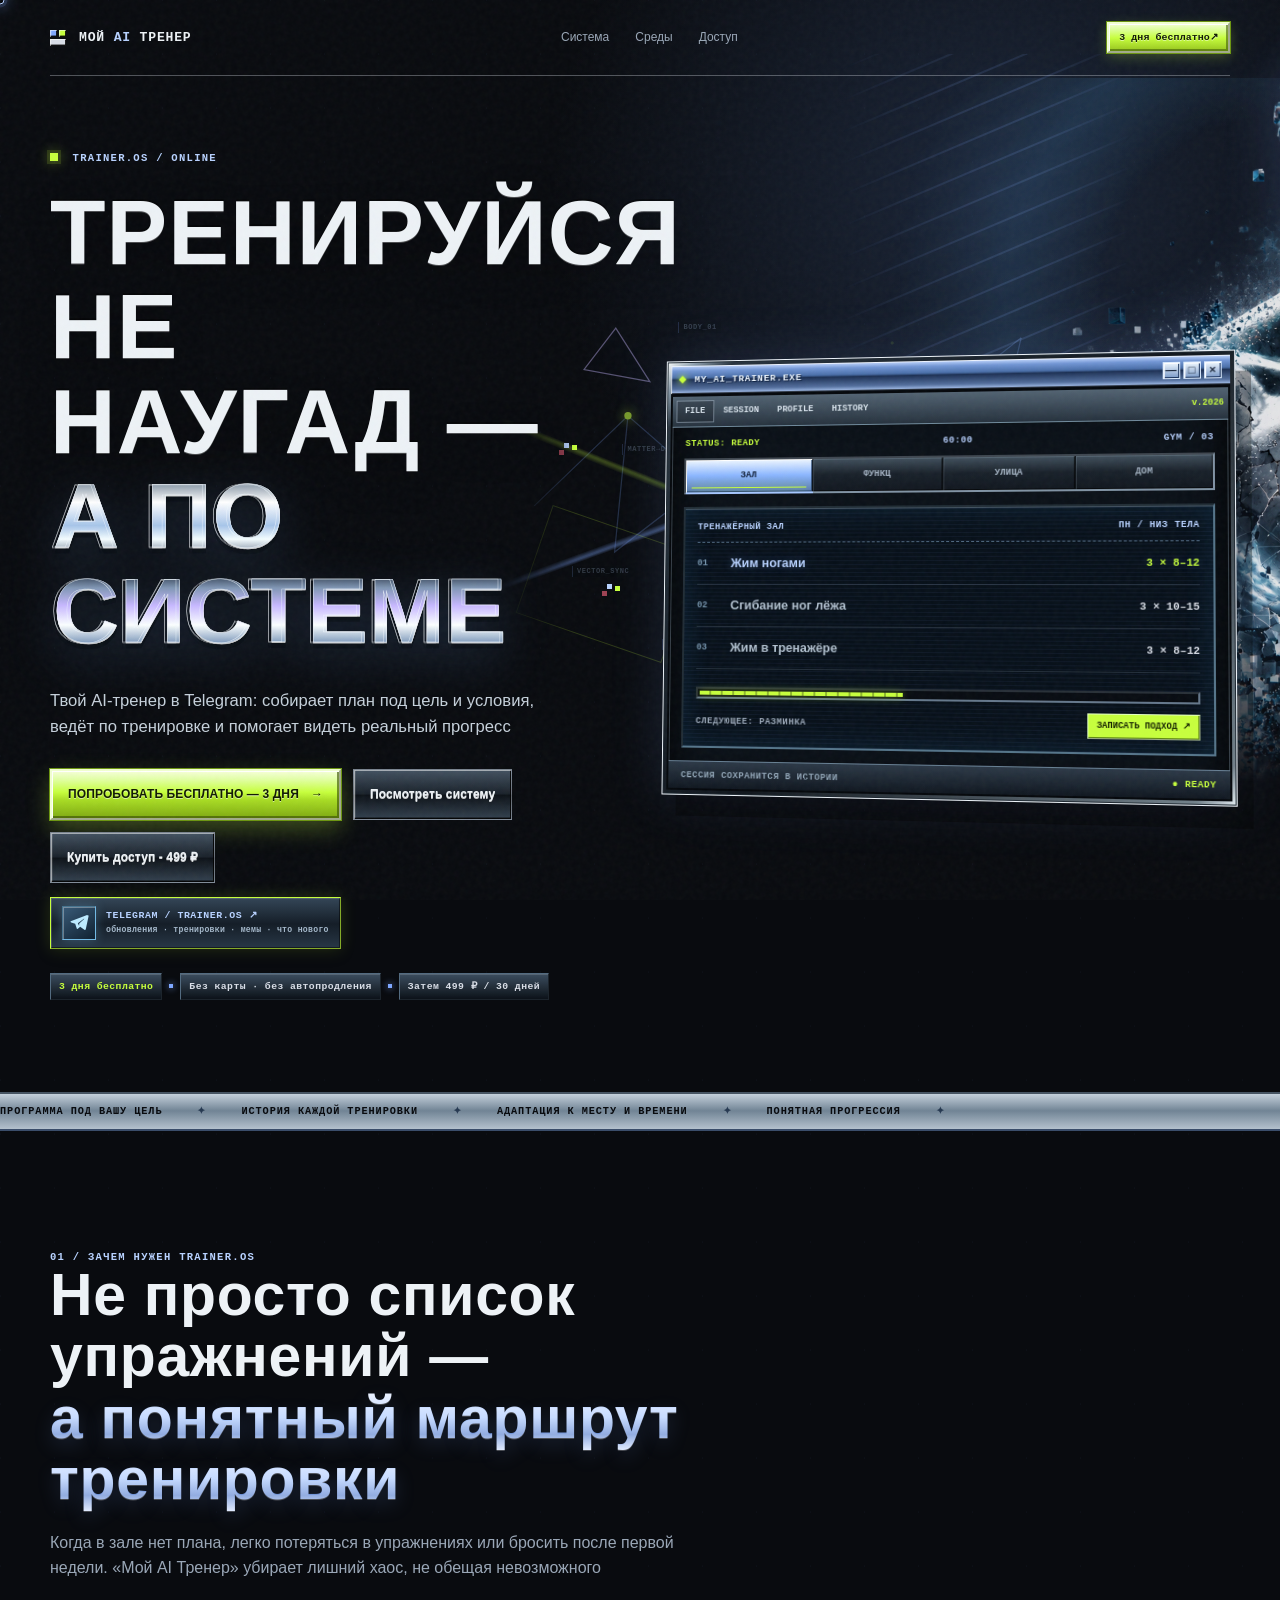
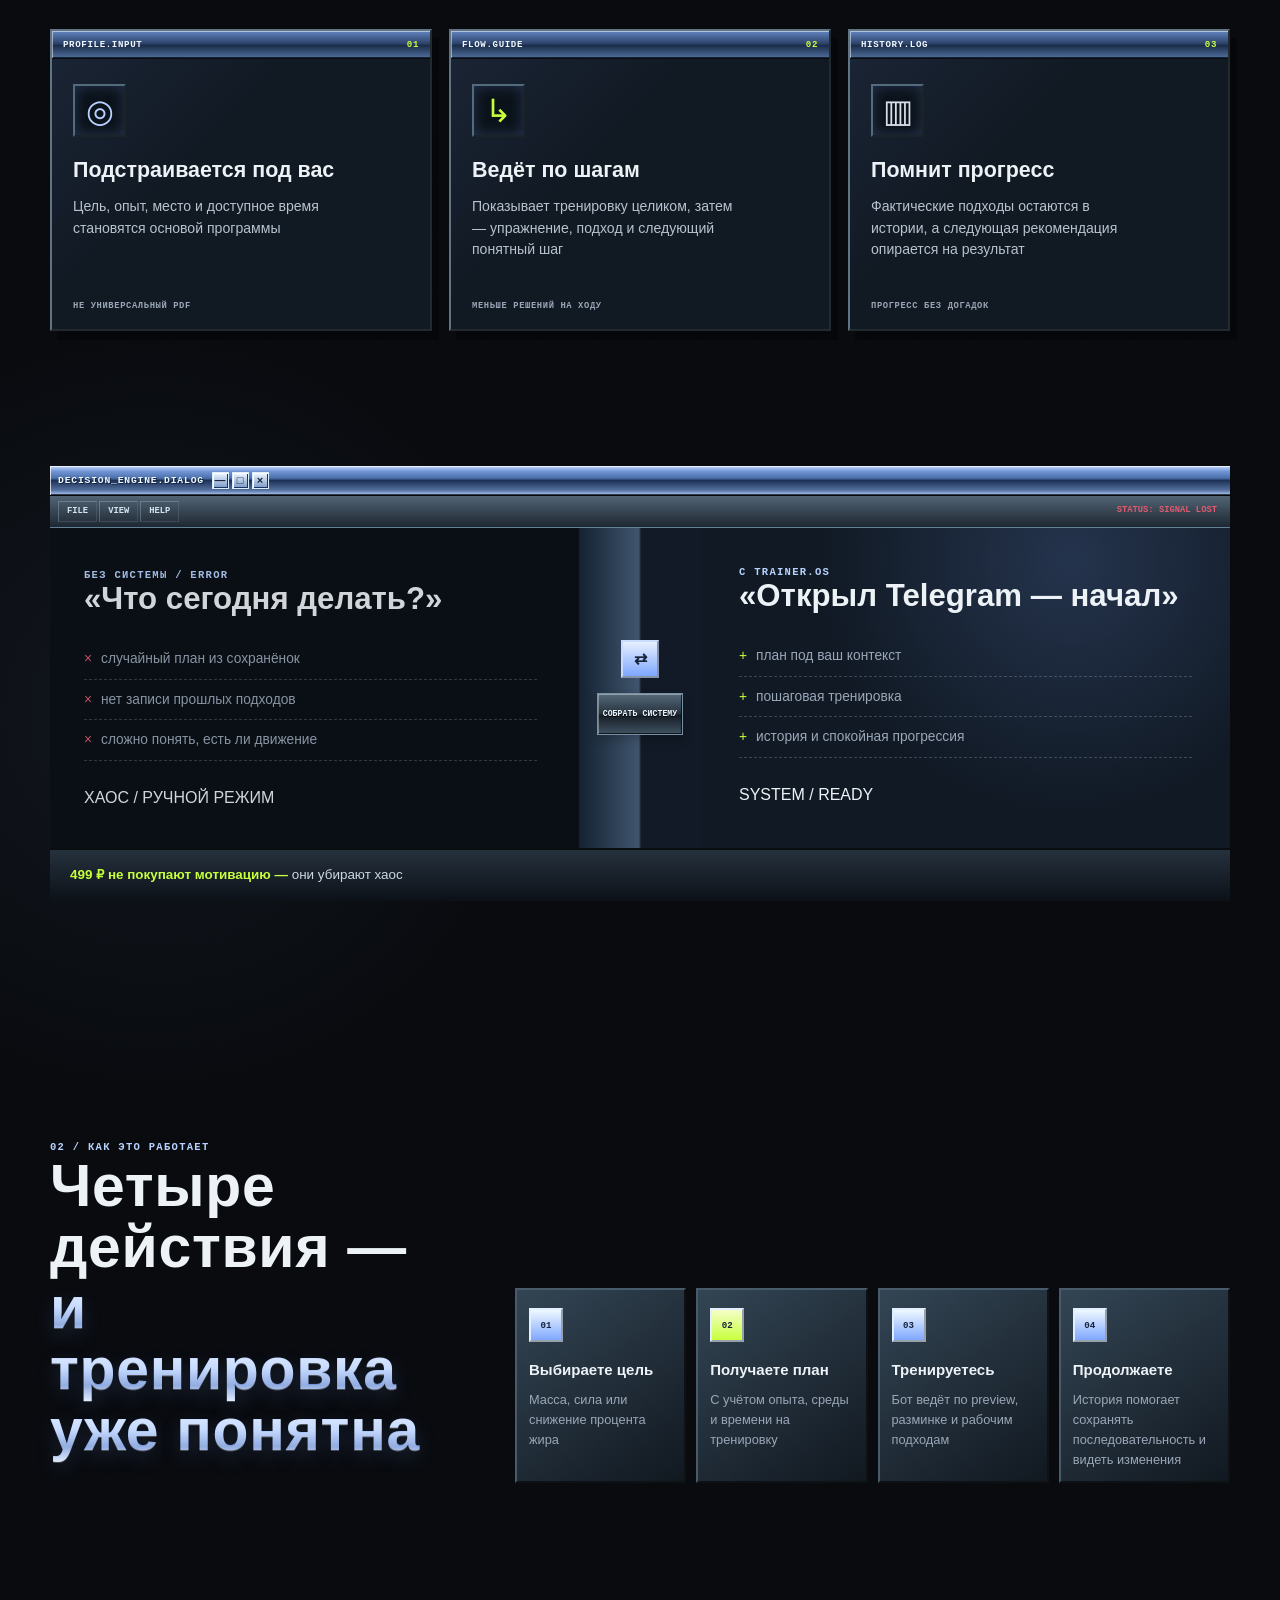
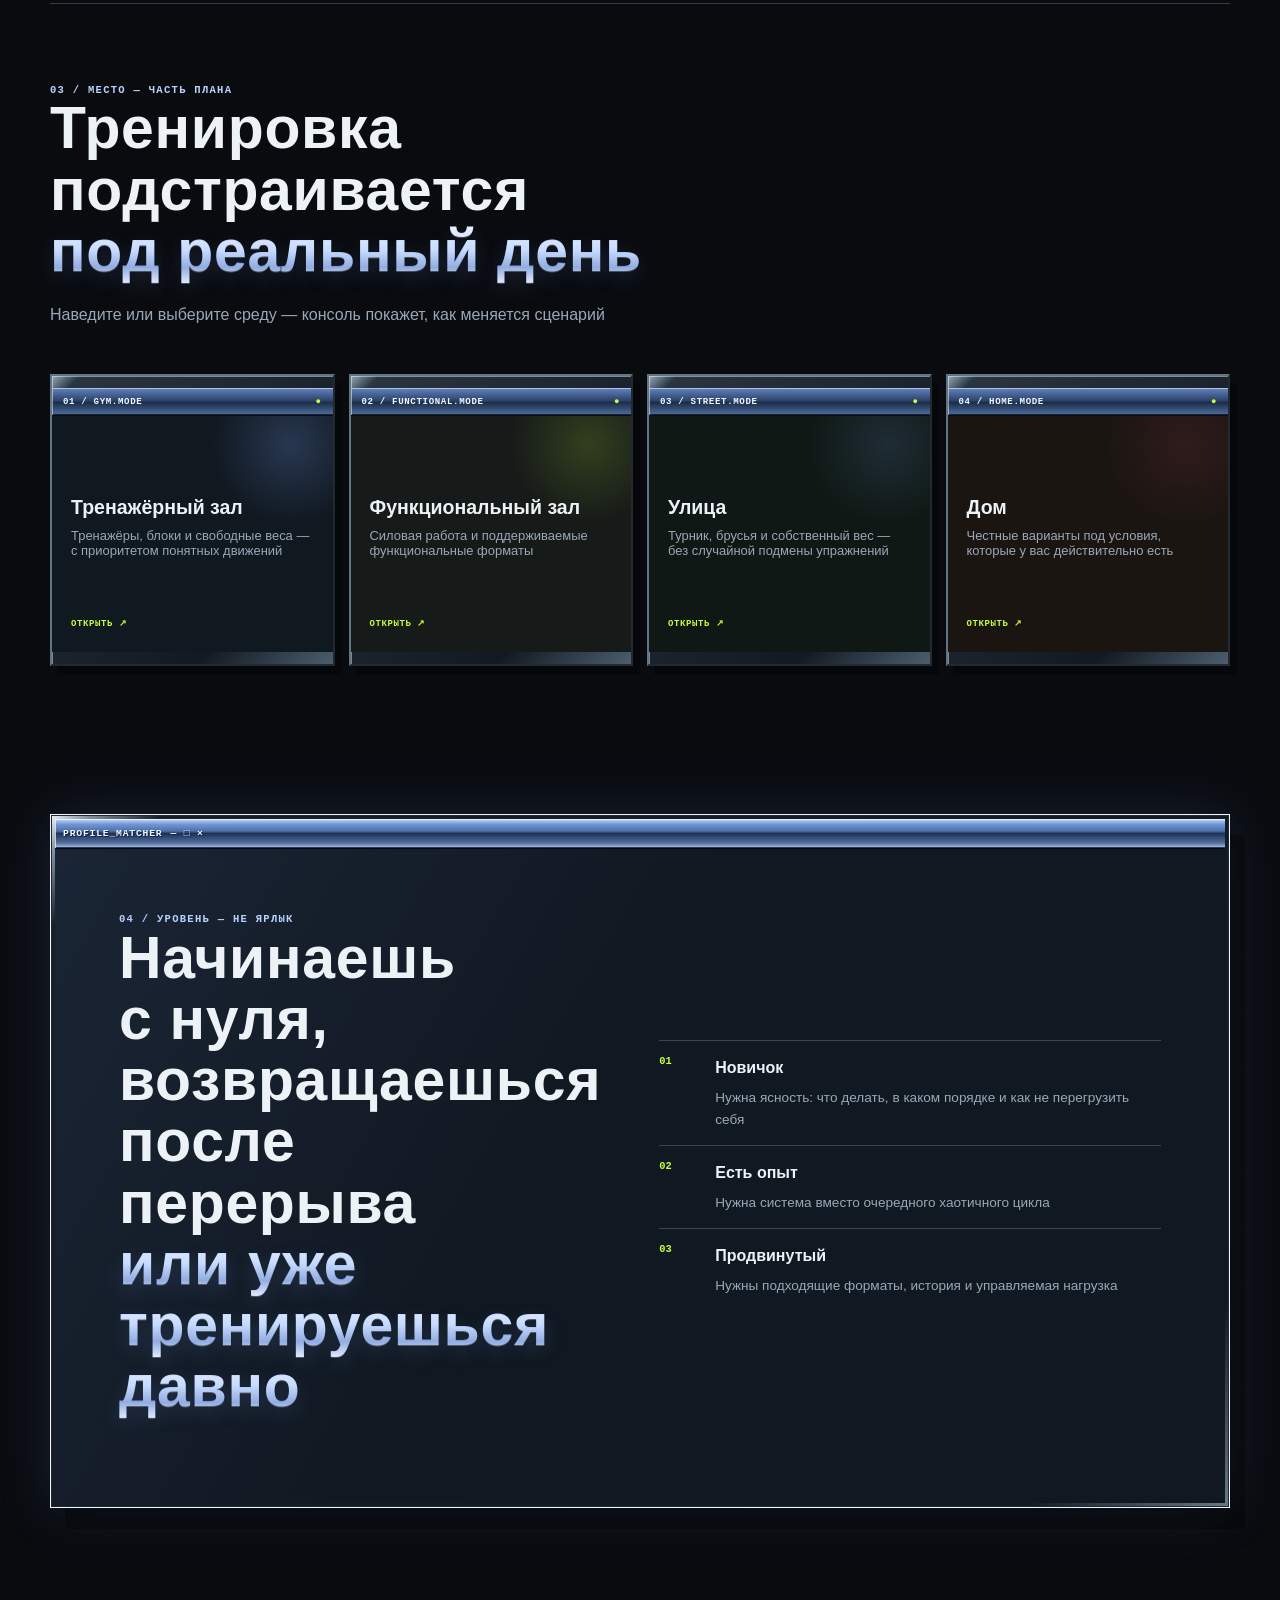
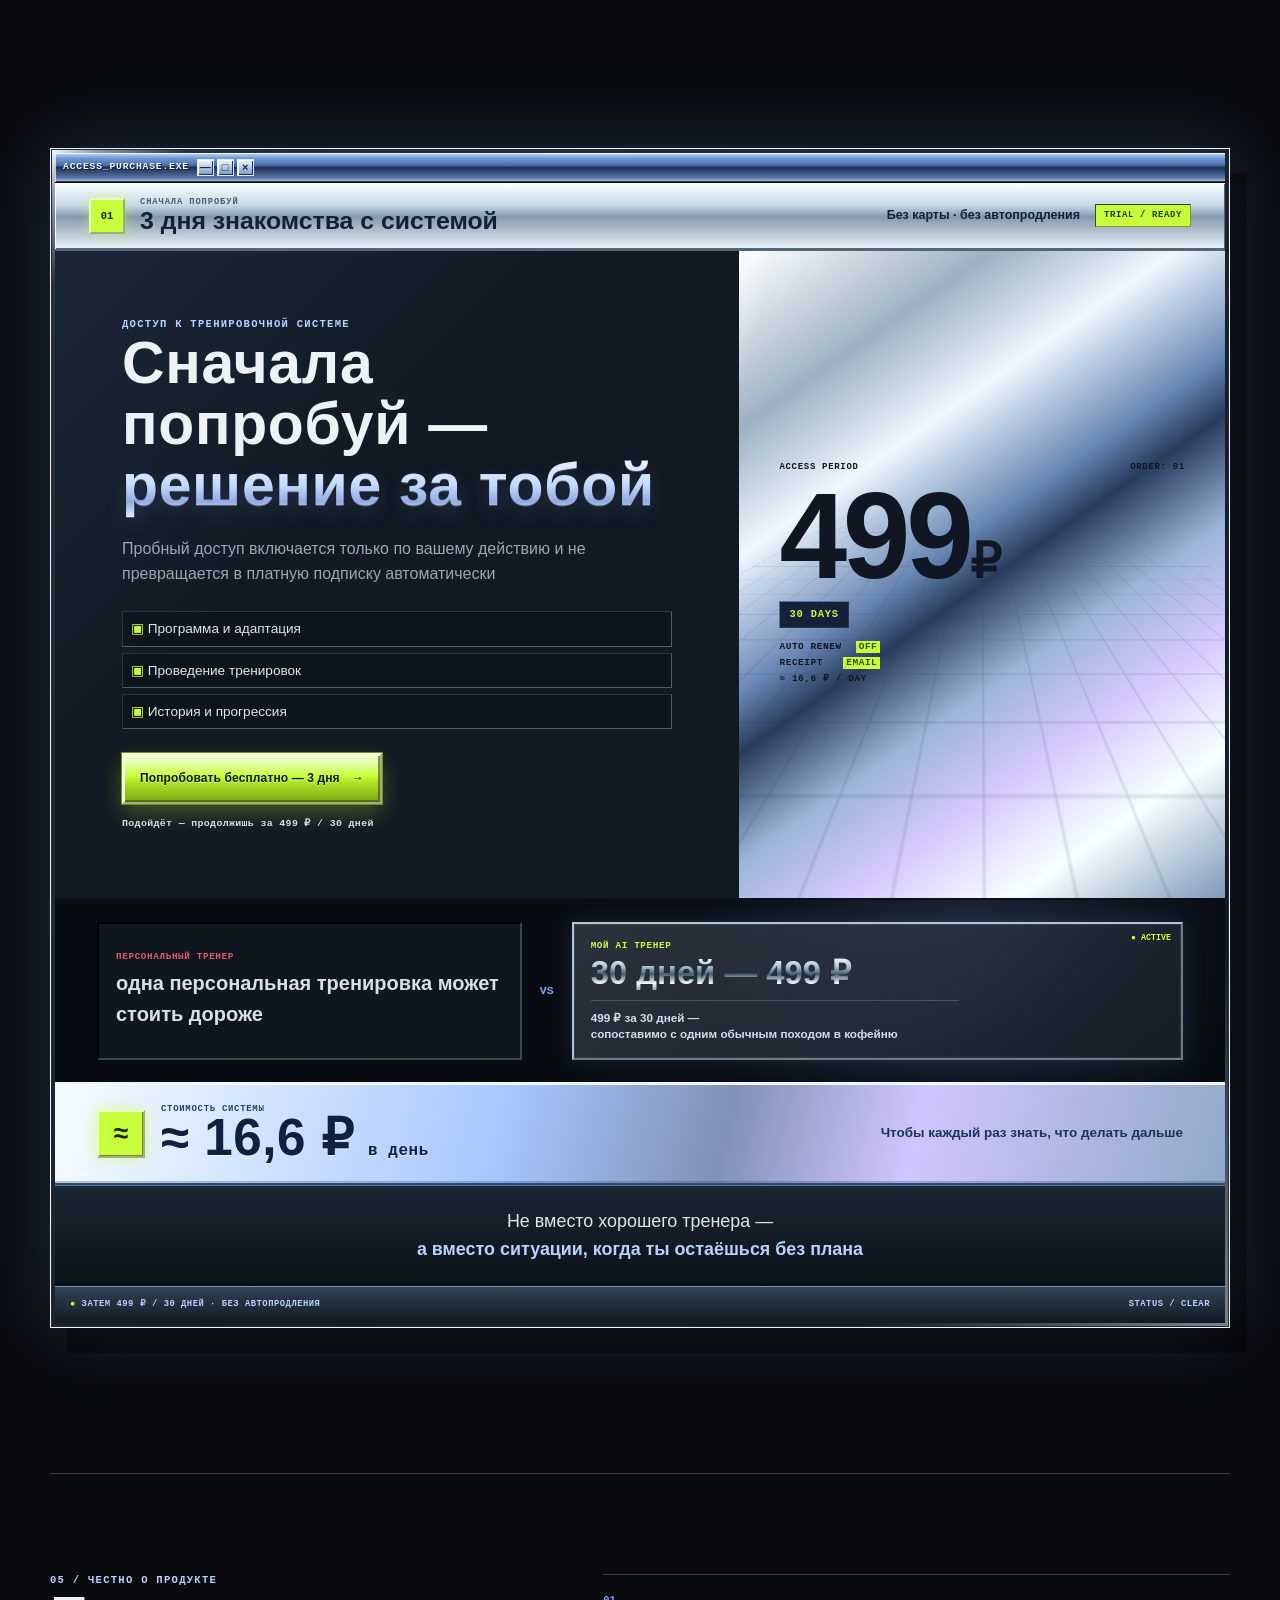
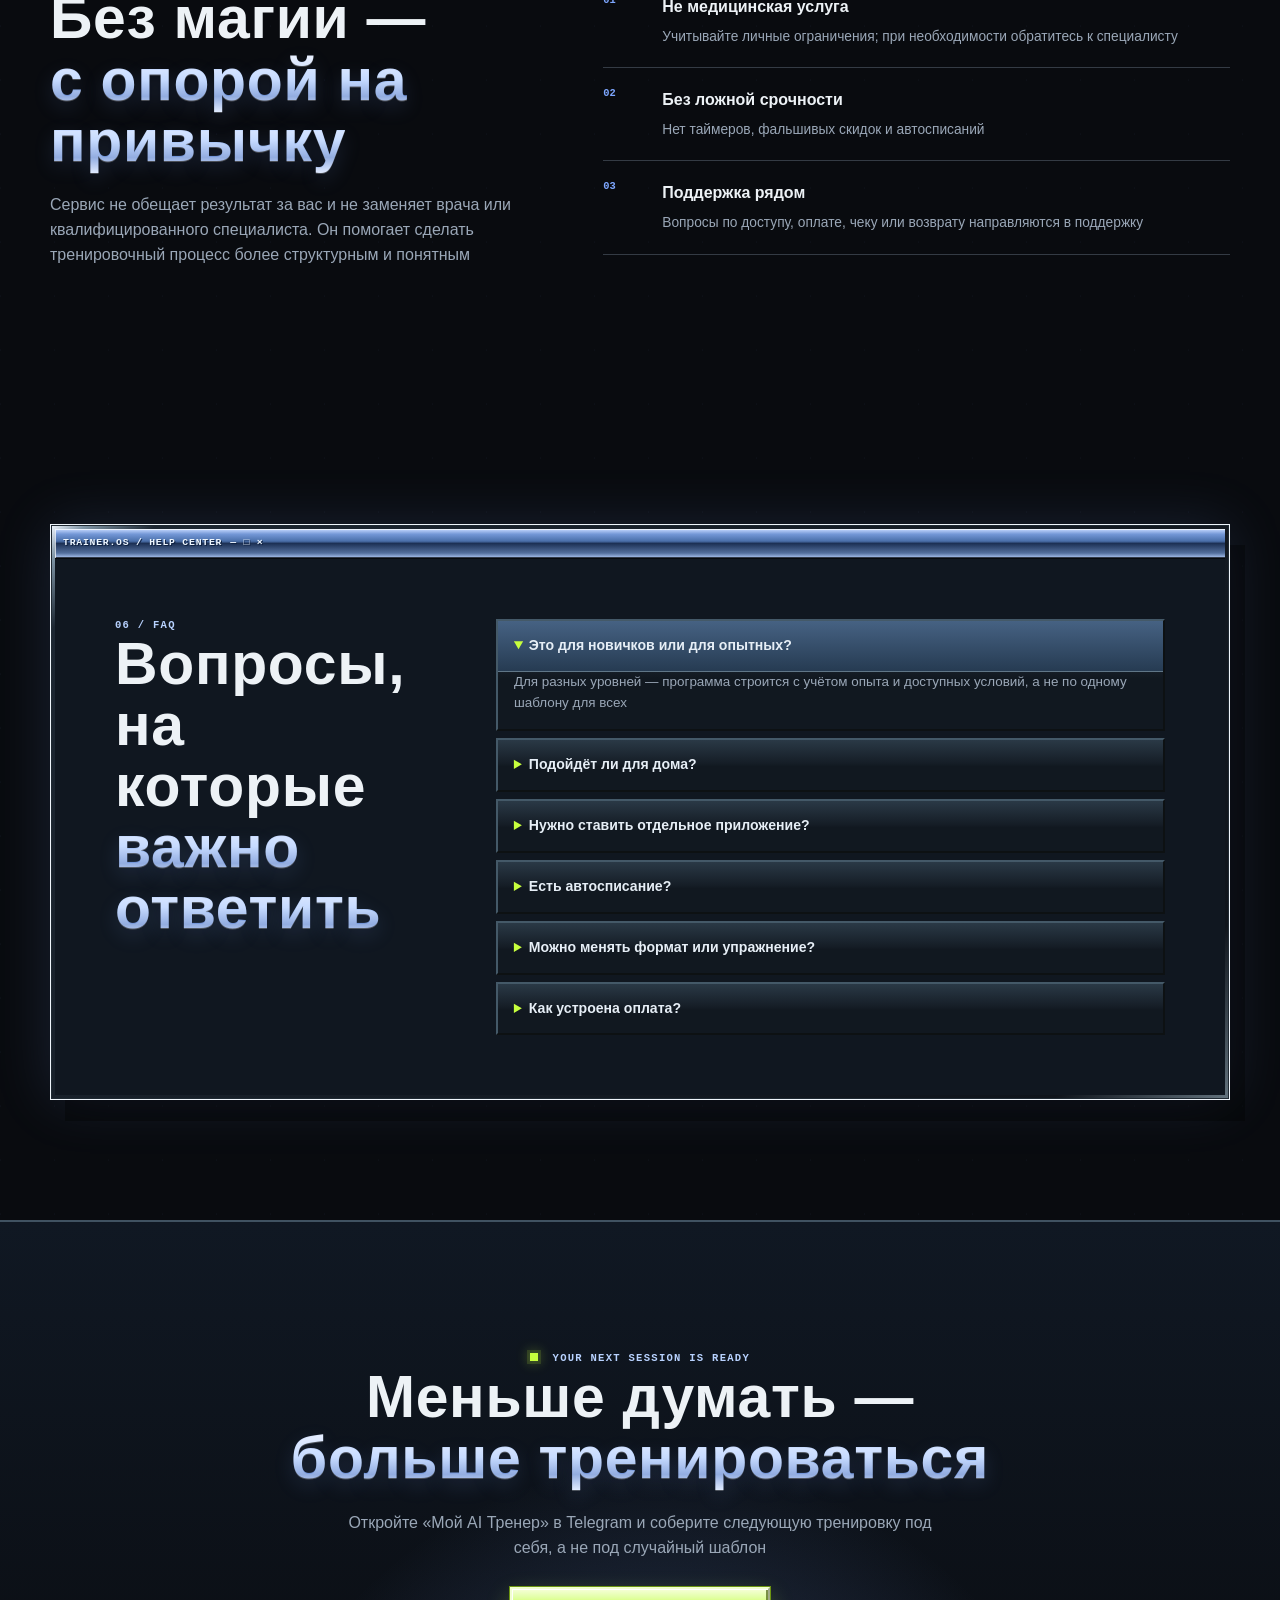
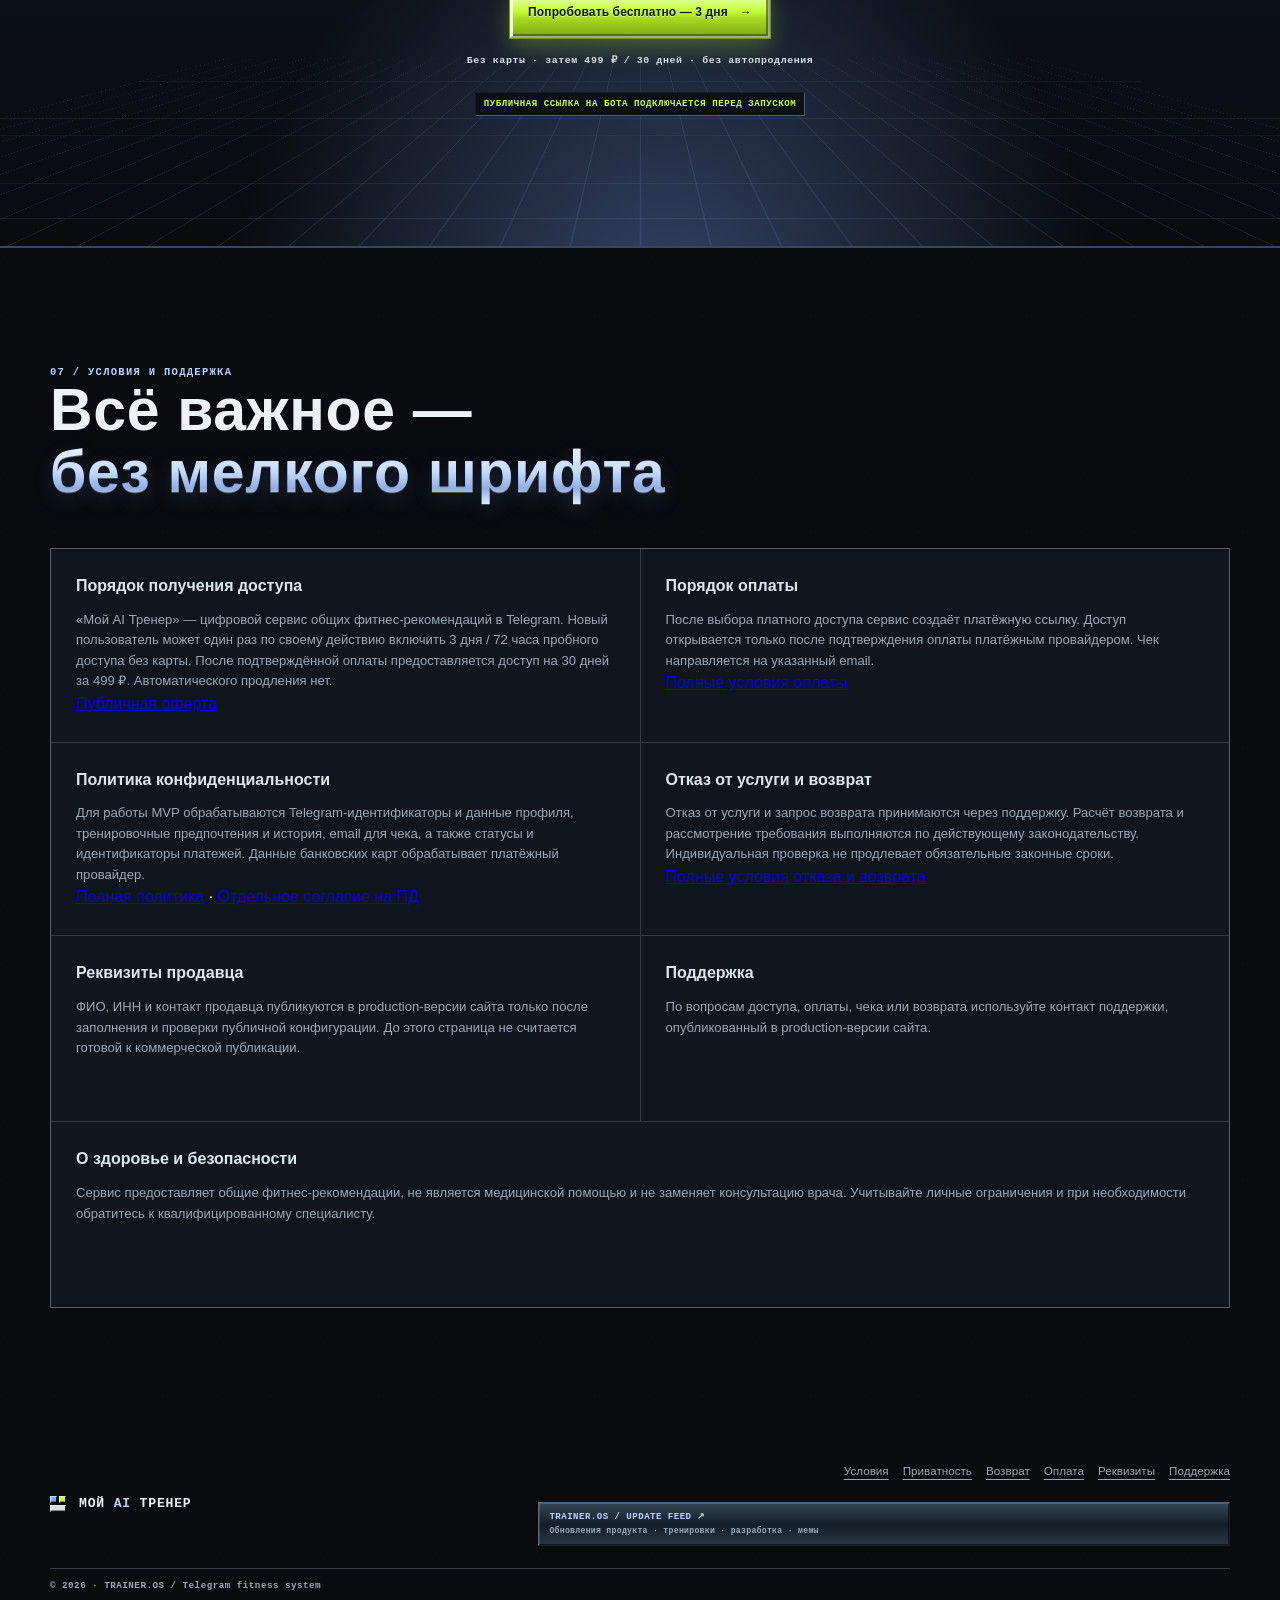
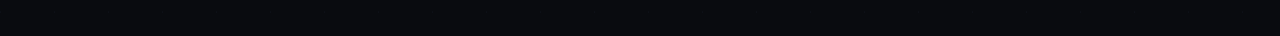
<file: landing/index.html>
<!doctype html>
<html lang="ru">
  <head>
    <meta charset="utf-8">
    <meta name="viewport" content="width=device-width, initial-scale=1">
    <meta name="description" content="Мой AI Тренер — персональный фитнес-тренер в Telegram: программа, пошаговая тренировка, история и понятная прогрессия.">
    <meta name="robots" content="noindex, nofollow">
    <!-- canonical-url -->
    <!-- og-url -->
    <meta property="og:type" content="website">
    <meta property="og:title" content="Мой AI Тренер — фитнес-система в Telegram">
    <meta property="og:description" content="Не очередной шаблон. Тренировочный маршрут, который подстраивается под вас.">
    <meta name="twitter:card" content="summary">
    <meta name="twitter:title" content="Мой AI Тренер">
    <meta name="twitter:description" content="Персональная тренировочная система прямо в Telegram.">
    <link rel="icon" href="data:image/svg+xml,%3Csvg xmlns='http://www.w3.org/2000/svg' viewBox='0 0 64 64'%3E%3Crect width='64' height='64' rx='14' fill='%23090d13'/%3E%3Cpath d='M16 33h32M25 23v20m14-20v20' stroke='%237ea7ff' stroke-width='5'/%3E%3Ccircle cx='50' cy='14' r='5' fill='%23c7ff3d'/%3E%3C/svg%3E">
    <link rel="stylesheet" href="styles.css">
    <title>Мой AI Тренер — тренировки, которые не бросают</title>
  </head>
  <body>
    <a class="skip-link" href="#content">Перейти к содержанию</a>
    <div class="page-noise" aria-hidden="true"></div>
    <div class="os-cursor" aria-hidden="true"><i></i><span>SELECT</span></div>

    <header class="site-header shell-width" data-cursor="OPEN">
      <a class="brand" href="#top" aria-label="Мой AI Тренер — в начало">
        <span class="brand-mark" aria-hidden="true"><i></i><i></i><i></i></span>
        <span>МОЙ <b>AI</b> ТРЕНЕР</span>
      </a>
      <nav class="main-nav" aria-label="Основная навигация">
        <a href="#system">Система</a><a href="#modes">Среды</a><a href="#offer">Доступ</a>
      </nav>
      <a class="header-cta os-button small" data-telegram-cta href="#telegram-launch">3 дня бесплатно <span aria-hidden="true">↗</span></a>
    </header>

    <main id="content">
      <section class="hero shell-width" id="top">
        <div class="hero-copy">
          <p class="system-label"><span class="pulse-dot"></span> TRAINER.OS / ONLINE</p>
          <h1 data-glitch>Тренируйся<br>не наугад —<br><em class="mirror-chrome" data-text="А ПО СИСТЕМЕ">а по системе</em></h1>
          <p class="hero-lead">Твой AI-тренер в Telegram: собирает план под цель и условия, ведёт по тренировке и помогает видеть реальный прогресс</p>
          <div class="hero-actions">
            <a class="button primary" data-telegram-cta href="#telegram-launch">ПОПРОБОВАТЬ БЕСПЛАТНО — 3 ДНЯ <span aria-hidden="true">→</span></a>
            <a class="button ghost" href="#system">Посмотреть систему</a>
            <a class="button ghost website-purchase" data-purchase-cta href="#website-purchase">Купить доступ - 499 ₽</a>
          </div>
          <a class="hero-community-link" href="https://t.me/traineros" target="_blank" rel="noopener noreferrer" aria-label="Открыть канал TRAINER.OS в Telegram">
            <svg class="telegram-plane" viewBox="0 0 24 24" aria-hidden="true" focusable="false"><path d="M21.7 2.4 2.8 9.7c-1.3.5-1.3 1.3-.2 1.7l4.8 1.5 1.8 5.5c.2.6.1.8.8.8.5 0 .7-.2 1-.5l2.4-2.3 5 3.7c.9.5 1.5.3 1.8-.8l3.2-15c.4-1.4-.5-2-1.5-1.6Zm-11.1 10L17.8 7c.3-.2.6-.1.4.1l-5.9 5.6-.2 2.7-1.5-3Z" /></svg>
            <span><b>TELEGRAM / TRAINER.OS ↗</b><small>обновления · тренировки · мемы · что нового</small></span>
          </a>
          <div class="hero-trust" aria-label="Ключевые условия доступа"><span><b>3 дня бесплатно</b></span><i></i><span>Без карты · без автопродления</span><i></i><span>Затем 499 ₽ / 30 дней</span></div>
        </div>

        <div class="hero-statue" aria-hidden="true">
          <img src="assets/trainer-statue.png" width="2448" height="3264" alt="">
        </div>
        <div class="statue-decay" aria-hidden="true">
          <div class="marble-dust"><i></i><i></i><i></i><i></i><i></i><i></i><i></i><i></i><i></i><i></i><i></i><i></i></div>
          <div class="pixel-decay"><i></i><i></i><i></i><i></i><i></i><i></i><i></i><i></i></div>
          <svg class="geometry-drift" viewBox="0 0 460 300" role="presentation">
            <g><path d="M24 186 101 112 164 167 231 91 310 138 424 48"/><path d="M101 112 90 224 164 167 218 245 310 138 382 226"/><path d="m231 91-13 154 164-19 42-178"/></g>
            <polygon points="65,74 91,40 119,84"/><polygon points="274,188 311,153 329,204"/><polygon points="391,112 422,91 428,130"/>
            <circle cx="101" cy="112" r="3"/><circle cx="231" cy="91" r="3"/><circle cx="310" cy="138" r="3"/><circle cx="382" cy="226" r="3"/>
          </svg>
          <div class="data-fragments"><span>BODY_01</span><span>MATTER→DATA</span><span>VECTOR_SYNC</span><span>TRAINER.OS</span></div>
        </div>
        <div class="statue-data-link" aria-hidden="true"><i></i><i></i><i></i><i></i><i></i><i></i></div>
        <div class="hero-machine os-window" data-reactive data-cursor="VIEW" aria-label="Интерактивная панель тренировки">
          <div class="pixel-shards" aria-hidden="true"><i></i><i></i><i></i><i></i><i></i><i></i></div>
          <div class="machine-chrome window-titlebar">
            <span class="title-icon" aria-hidden="true">◆</span><b>MY_AI_TRAINER.EXE</b><span class="window-controls" aria-hidden="true"><i>—</i><i>□</i><i>×</i></span>
          </div>
          <div class="machine-body">
            <div class="machine-toolbar" aria-label="Разделы приложения"><span>FILE</span><span>SESSION</span><span>PROFILE</span><span>HISTORY</span><b>v.2026</b></div>
            <div class="machine-status"><span id="training-status">STATUS: READY</span><span id="training-duration">60:00</span><span id="training-meta">GYM / 03</span></div>
            <div class="training-tabs" role="tablist" aria-label="Сценарии тренировки">
              <button type="button" role="tab" aria-selected="true" data-training-tab="gym">ЗАЛ</button>
              <button type="button" role="tab" aria-selected="false" data-training-tab="functional">ФУНКЦ</button>
              <button type="button" role="tab" aria-selected="false" data-training-tab="street">УЛИЦА</button>
              <button type="button" role="tab" aria-selected="false" data-training-tab="home">ДОМ</button>
            </div>
            <div class="training-screen" id="training-screen" aria-live="polite">
              <div class="screen-head"><span id="training-mode">ТРЕНАЖЁРНЫЙ ЗАЛ</span><span id="training-day">ПН / НИЗ ТЕЛА</span></div>
              <div class="exercise-stack" id="exercise-stack">
                <div class="exercise-row active"><span>01</span><strong>Жим ногами</strong><b>3 × 8–12</b></div>
                <div class="exercise-row"><span>02</span><strong>Сгибание ног лёжа</strong><b>3 × 10–15</b></div>
                <div class="exercise-row"><span>03</span><strong>Жим в тренажёре</strong><b>3 × 8–12</b></div>
              </div>
              <div class="progress-frame"><span id="training-progress"></span></div>
              <div class="screen-footer"><span id="training-next">СЛЕДУЮЩЕЕ: РАЗМИНКА</span><button type="button" tabindex="-1">ЗАПИСАТЬ ПОДХОД ↗</button></div>
            </div>
            <div class="machine-bottom"><span>СЕССИЯ СОХРАНИТСЯ В ИСТОРИИ</span><span class="online">● READY</span></div>
          </div>
        </div>
      </section>

      <div class="ticker" aria-label="Ключевые возможности"><div><span>ПРОГРАММА ПОД ВАШУ ЦЕЛЬ</span><b>✦</b><span>ИСТОРИЯ КАЖДОЙ ТРЕНИРОВКИ</span><b>✦</b><span>АДАПТАЦИЯ К МЕСТУ И ВРЕМЕНИ</span><b>✦</b><span>ПОНЯТНАЯ ПРОГРЕССИЯ</span><b>✦</b></div></div>

      <section class="section shell-width system-section" id="system">
        <div class="section-intro">
          <p class="system-label">01 / ЗАЧЕМ НУЖЕН TRAINER.OS</p>
          <h2>Не просто список упражнений —<br><em>а понятный маршрут тренировки</em></h2>
          <p>Когда в зале нет плана, легко потеряться в упражнениях или бросить после первой недели. «Мой AI Тренер» убирает лишний хаос, не обещая невозможного</p>
        </div>
        <div class="system-grid">
          <article class="system-card os-module blue-card" data-reactive data-cursor="VIEW"><div class="card-bar"><span>PROFILE.INPUT</span><b>01</b></div><div class="card-body"><div class="card-icon">◎</div><h3>Подстраивается под вас</h3><p>Цель, опыт, место и доступное время становятся основой программы</p><span class="card-foot">НЕ УНИВЕРСАЛЬНЫЙ PDF</span></div></article>
          <article class="system-card os-module lime-card" data-reactive data-cursor="VIEW"><div class="card-bar"><span>FLOW.GUIDE</span><b>02</b></div><div class="card-body"><div class="card-icon">↳</div><h3>Ведёт по шагам</h3><p>Показывает тренировку целиком, затем — упражнение, подход и следующий понятный шаг</p><span class="card-foot">МЕНЬШЕ РЕШЕНИЙ НА ХОДУ</span></div></article>
          <article class="system-card os-module steel-card" data-reactive data-cursor="VIEW"><div class="card-bar"><span>HISTORY.LOG</span><b>03</b></div><div class="card-body"><div class="card-icon">▥</div><h3>Помнит прогресс</h3><p>Фактические подходы остаются в истории, а следующая рекомендация опирается на результат</p><span class="card-foot">ПРОГРЕСС БЕЗ ДОГАДОК</span></div></article>
        </div>
      </section>

      <section class="section shell-width chaos-section" aria-labelledby="chaos-heading">
        <div class="contrast-window chaos-window" data-chaos-system data-cursor="SELECT">
          <div class="window-titlebar"><span>DECISION_ENGINE.DIALOG</span><span class="window-controls" aria-hidden="true"><i>—</i><i>□</i><i>×</i></span></div>
          <div class="chaos-toolbar"><span>FILE</span><span>VIEW</span><span>HELP</span><b data-chaos-label>STATUS: SIGNAL LOST</b></div>
          <div class="contrast-content">
            <div class="contrast-side old-way"><p class="system-label">БЕЗ СИСТЕМЫ / ERROR</p><h3 id="chaos-heading">«Что сегодня делать?»</h3><ul><li>случайный план из сохранёнок</li><li>нет записи прошлых подходов</li><li>сложно понять, есть ли движение</li></ul><span class="state-badge muted">ХАОС / РУЧНОЙ РЕЖИМ</span></div>
            <div class="contrast-divider"><span>⇄</span><button type="button" class="chaos-trigger os-button small" data-chaos-toggle aria-pressed="false">СОБРАТЬ СИСТЕМУ</button></div>
            <div class="contrast-side new-way"><p class="system-label">С TRAINER.OS</p><h3>«Открыл Telegram — начал»</h3><ul><li>план под ваш контекст</li><li>пошаговая тренировка</li><li>история и спокойная прогрессия</li></ul><span class="state-badge active">SYSTEM / READY</span></div>
          </div>
          <div class="contrast-note"><b>499 ₽ не покупают мотивацию —</b> они убирают хаос</div>
        </div>
      </section>

      <section class="section shell-width how-section" id="how">
        <div class="section-intro compact"><p class="system-label">02 / КАК ЭТО РАБОТАЕТ</p><h2>Четыре действия —<br><em>и тренировка уже понятна</em></h2></div>
        <ol class="process-line">
          <li><span>01</span><h3>Выбираете цель</h3><p>Масса, сила или снижение процента жира</p></li>
          <li><span>02</span><h3>Получаете план</h3><p>С учётом опыта, среды и времени на тренировку</p></li>
          <li><span>03</span><h3>Тренируетесь</h3><p>Бот ведёт по preview, разминке и рабочим подходам</p></li>
          <li><span>04</span><h3>Продолжаете</h3><p>История помогает сохранять последовательность и видеть изменения</p></li>
        </ol>
      </section>

      <section class="section shell-width modes-section" id="modes">
        <div class="section-intro"><p class="system-label">03 / МЕСТО — ЧАСТЬ ПЛАНА</p><h2>Тренировка подстраивается<br><em>под реальный день</em></h2><p>Наведите или выберите среду — консоль покажет, как меняется сценарий</p></div>
        <div class="mode-grid" role="group" aria-label="Доступные среды тренировок">
          <button type="button" class="mode-card os-module" data-environment-mode="gym" data-cursor="SELECT"><span class="card-bar"><span>01 / GYM.MODE</span><b>●</b></span><span class="mode-body"><strong>Тренажёрный зал</strong><span>Тренажёры, блоки и свободные веса — с приоритетом понятных движений</span><i>ОТКРЫТЬ ↗</i></span></button>
          <button type="button" class="mode-card os-module" data-environment-mode="functional" data-cursor="SELECT"><span class="card-bar"><span>02 / FUNCTIONAL.MODE</span><b>●</b></span><span class="mode-body"><strong>Функциональный зал</strong><span>Силовая работа и поддерживаемые функциональные форматы</span><i>ОТКРЫТЬ ↗</i></span></button>
          <button type="button" class="mode-card os-module" data-environment-mode="street" data-cursor="SELECT"><span class="card-bar"><span>03 / STREET.MODE</span><b>●</b></span><span class="mode-body"><strong>Улица</strong><span>Турник, брусья и собственный вес — без случайной подмены упражнений</span><i>ОТКРЫТЬ ↗</i></span></button>
          <button type="button" class="mode-card os-module" data-environment-mode="home" data-cursor="SELECT"><span class="card-bar"><span>04 / HOME.MODE</span><b>●</b></span><span class="mode-body"><strong>Дом</strong><span>Честные варианты под условия, которые у вас действительно есть</span><i>ОТКРЫТЬ ↗</i></span></button>
        </div>
      </section>

      <section class="section shell-width audience-section">
        <div class="audience-panel os-window"><div class="window-titlebar"><span>PROFILE_MATCHER</span><span>— □ ×</span></div><div class="audience-content"><div><p class="system-label">04 / УРОВЕНЬ — НЕ ЯРЛЫК</p><h2>Начинаешь с нуля, возвращаешься после перерыва<br><em>или уже тренируешься давно</em></h2></div><div class="audience-list"><div><span>01</span><h3>Новичок</h3><p>Нужна ясность: что делать, в каком порядке и как не перегрузить себя</p></div><div><span>02</span><h3>Есть опыт</h3><p>Нужна система вместо очередного хаотичного цикла</p></div><div><span>03</span><h3>Продвинутый</h3><p>Нужны подходящие форматы, история и управляемая нагрузка</p></div></div></div></div>
      </section>

      <section class="section shell-width offer-section" id="offer">
        <div class="offer-window os-window" data-reactive data-cursor="OPEN">
          <div class="window-titlebar"><span>ACCESS_PURCHASE.EXE</span><span class="window-controls" aria-hidden="true"><i>—</i><i>□</i><i>×</i></span></div>
          <div class="trial-value-strip"><span class="trial-step">01</span><div><small>СНАЧАЛА ПОПРОБУЙ</small><strong>3 дня знакомства с системой</strong></div><p>Без карты · без автопродления</p><span class="trial-state">TRIAL / READY</span></div>
          <div class="offer-content">
            <div class="offer-main"><p class="system-label">ДОСТУП К ТРЕНИРОВОЧНОЙ СИСТЕМЕ</p><h2>Сначала попробуй —<br><em>решение за тобой</em></h2><p>Пробный доступ включается только по вашему действию и не превращается в платную подписку автоматически</p><div class="access-checks"><span>▣ Программа и адаптация</span><span>▣ Проведение тренировок</span><span>▣ История и прогрессия</span></div><a class="button primary" data-telegram-cta href="#telegram-launch">Попробовать бесплатно — 3 дня <span aria-hidden="true">→</span></a><small class="continue-copy">Подойдёт — продолжишь за 499 ₽ / 30 дней</small></div>
            <div class="price-module"><div class="price-module-head"><span>ACCESS PERIOD</span><span>ORDER: 01</span></div><strong>499<span>₽</span></strong><b>30 DAYS</b><div class="price-properties"><span>AUTO RENEW <i>OFF</i></span><span>RECEIPT <i>EMAIL</i></span><span>≈ 16,6 ₽ / DAY</span></div><div class="price-grid" aria-hidden="true"></div></div>
          </div>
          <div class="price-compare"><div><small>ПЕРСОНАЛЬНЫЙ ТРЕНЕР</small><strong>одна персональная тренировка может стоить дороже</strong></div><span>VS</span><div class="current"><small>МОЙ AI ТРЕНЕР</small><strong>30 дней — 499 ₽</strong><p>499 ₽ за 30 дней —<br>сопоставимо с одним обычным походом в кофейню</p><i>● ACTIVE</i></div></div>
          <div class="value-proof"><span class="proof-icon" aria-hidden="true">≈</span><div><small>СТОИМОСТЬ СИСТЕМЫ</small><strong>≈ 16,6 ₽ <em>в день</em></strong></div><p>Чтобы каждый раз знать, что делать дальше</p></div>
          <div class="comparison-trust">Не вместо хорошего тренера —<br><b>а вместо ситуации, когда ты остаёшься без плана</b></div>
          <div class="offer-status"><span>● ЗАТЕМ 499 ₽ / 30 ДНЕЙ · БЕЗ АВТОПРОДЛЕНИЯ</span><span>STATUS / CLEAR</span></div>
        </div>
      </section>

      <section class="section shell-width trust-section" id="trust"><div class="trust-copy"><p class="system-label">05 / ЧЕСТНО О ПРОДУКТЕ</p><h2>Без магии —<br><em>с опорой на привычку</em></h2><p>Сервис не обещает результат за вас и не заменяет врача или квалифицированного специалиста. Он помогает сделать тренировочный процесс более структурным и понятным</p></div><div class="trust-items"><div><span>01</span><h3>Не медицинская услуга</h3><p>Учитывайте личные ограничения; при необходимости обратитесь к специалисту</p></div><div><span>02</span><h3>Без ложной срочности</h3><p>Нет таймеров, фальшивых скидок и автосписаний</p></div><div><span>03</span><h3>Поддержка рядом</h3><p>Вопросы по доступу, оплате, чеку или возврату направляются в поддержку</p></div></div></section>

      <section class="section shell-width faq-section" id="faq"><div class="faq-window os-window"><div class="window-titlebar"><span>TRAINER.OS / HELP CENTER</span><span>— □ ×</span></div><div class="faq-content"><div class="section-intro compact"><p class="system-label">06 / FAQ</p><h2>Вопросы, на которые<br><em>важно ответить</em></h2></div><div class="faq-grid"><details open><summary>Это для новичков или для опытных?</summary><p>Для разных уровней — программа строится с учётом опыта и доступных условий, а не по одному шаблону для всех</p></details><details><summary>Подойдёт ли для дома?</summary><p>Да, когда выбранная цель и уровень реалистично поддерживаются дома. Если возможностей недостаточно, сервис объяснит это без выдуманных решений</p></details><details><summary>Нужно ставить отдельное приложение?</summary><p>Нет — основной сценарий проходит прямо в Telegram</p></details><details><summary>Есть автосписание?</summary><p>Нет — доступ предоставляется на 30 дней и не продлевается автоматически</p></details><details><summary>Можно менять формат или упражнение?</summary><p>Можно выбрать другое место на сегодня до старта и запросить совместимую замену, например если тренажёр занят</p></details><details><summary>Как устроена оплата?</summary><p>После подтверждённой оплаты доступ активируется на 30 дней, а чек направляется на указанный email. Детали отказа и возврата описаны в условиях</p></details></div></div></div></section>

      <section class="section final-section" id="telegram-launch"><div class="final-shell shell-width"><div class="pixel-shards" aria-hidden="true"><i></i><i></i><i></i><i></i></div><p class="system-label"><span class="pulse-dot"></span> YOUR NEXT SESSION IS READY</p><h2 data-glitch>Меньше думать —<br><em>больше тренироваться</em></h2><p>Откройте «Мой AI Тренер» в Telegram и соберите следующую тренировку под себя, а не под случайный шаблон</p><a class="button primary" data-telegram-cta href="#telegram-launch">Попробовать бесплатно — 3 дня <span aria-hidden="true">→</span></a><small>Без карты · затем 499 ₽ / 30 дней · без автопродления</small><span class="launch-status">ПУБЛИЧНАЯ ССЫЛКА НА БОТА ПОДКЛЮЧАЕТСЯ ПЕРЕД ЗАПУСКОМ</span></div></section>

      <section class="section shell-width legal-section" id="legal"><div class="legal-header"><p class="system-label">07 / УСЛОВИЯ И ПОДДЕРЖКА</p><h2>Всё важное —<br><em>без мелкого шрифта</em></h2></div><div class="legal-grid"><article id="terms"><h3>Порядок получения доступа</h3><p>«Мой AI Тренер» — цифровой сервис общих фитнес-рекомендаций в Telegram. Новый пользователь может один раз по своему действию включить 3 дня / 72 часа пробного доступа без карты. После подтверждённой оплаты предоставляется доступ на 30 дней за 499 ₽. Автоматического продления нет.</p><a href="offer.html">Публичная оферта</a></article><article id="payment"><h3>Порядок оплаты</h3><p>После выбора платного доступа сервис создаёт платёжную ссылку. Доступ открывается только после подтверждения оплаты платёжным провайдером. Чек направляется на указанный email.</p><a href="offer.html#payment">Полные условия оплаты</a></article><article id="privacy"><h3>Политика конфиденциальности</h3><p>Для работы MVP обрабатываются Telegram-идентификаторы и данные профиля, тренировочные предпочтения и история, email для чека, а также статусы и идентификаторы платежей. Данные банковских карт обрабатывает платёжный провайдер.</p><a href="privacy.html">Полная политика</a> · <a href="consent.html">Отдельное согласие на ПД</a></article><article id="refund"><h3>Отказ от услуги и возврат</h3><p>Отказ от услуги и запрос возврата принимаются через поддержку. Расчёт возврата и рассмотрение требования выполняются по действующему законодательству. Индивидуальная проверка не продлевает обязательные законные сроки.</p><a href="offer.html#refund">Полные условия отказа и возврата</a></article><article id="seller"><h3>Реквизиты продавца</h3><p data-seller-details>ФИО, ИНН и контакт продавца публикуются в production-версии сайта только после заполнения и проверки публичной конфигурации. До этого страница не считается готовой к коммерческой публикации.</p></article><article id="support"><h3>Поддержка</h3><p data-support-details>По вопросам доступа, оплаты, чека или возврата используйте контакт поддержки, опубликованный в production-версии сайта.</p></article><article id="safety"><h3>О здоровье и безопасности</h3><p>Сервис предоставляет общие фитнес-рекомендации, не является медицинской помощью и не заменяет консультацию врача. Учитывайте личные ограничения и при необходимости обратитесь к квалифицированному специалисту.</p></article></div></section>
    </main>

    <footer class="site-footer shell-width"><a class="brand" href="#top"><span class="brand-mark" aria-hidden="true"><i></i><i></i><i></i></span><span>МОЙ <b>AI</b> ТРЕНЕР</span></a><nav aria-label="Документы и сообщество"><a href="offer.html">Условия</a><a href="privacy.html">Приватность</a><a href="#refund">Возврат</a><a href="#payment">Оплата</a><a href="#seller">Реквизиты</a><a href="#support">Поддержка</a><a class="community-link" href="https://t.me/traineros" target="_blank" rel="noopener noreferrer"><b>TRAINER.OS / UPDATE FEED ↗</b><small>Обновления продукта · тренировки · разработка · мемы</small></a></nav><p>© <span id="year">2026</span> · TRAINER.OS / Telegram fitness system</p></footer>
    <script src="app.js"></script>
  </body>
</html>
</file>
<file: landing/styles.css>
:root {
  --void: #090b0f;
  --carbon: #12161d;
  --panel: #171d27;
  --panel-deep: #0e1218;
  --ink: #edf2f6;
  --muted: #9aa7b7;
  --chrome: #d9dee7;
  --steel: #7391a9;
  --ice: #7ea7ff;
  --ice-bright: #b8d2ff;
  --violet: #c7b8ff;
  --lime: #c7ff3d;
  --lime-ink: #182400;
  --warning: #df5a71;
  --line: rgba(180, 202, 226, .25);
  --shadow: rgba(0, 0, 0, .58);
  --display: "Arial Black", Arial, sans-serif;
  --body: Tahoma, Verdana, Arial, sans-serif;
  --mono: Consolas, "Courier New", monospace;
  --bevel: inset 1px 1px rgba(255,255,255,.52), inset -1px -1px rgba(0,0,0,.88), inset 2px 0 rgba(255,255,255,.1), inset 0 -2px rgba(0,0,0,.4);
}

* { box-sizing: border-box; }
html { overflow-x: hidden; background: var(--void); scroll-behavior: smooth; }
body {
  min-width: 320px;
  margin: 0;
  overflow-x: hidden;
  color: var(--ink);
  background:
    radial-gradient(circle at 78% 2%, rgba(99, 143, 222, .2), transparent 28rem),
    radial-gradient(circle at 12% 24%, rgba(91, 119, 157, .11), transparent 24rem),
    linear-gradient(125deg, rgba(126,167,255,.035) 1px, transparent 1px),
    linear-gradient(35deg, rgba(126,167,255,.025) 1px, transparent 1px),
    var(--void);
  background-size: auto, auto, 54px 54px, 54px 54px, auto;
  font-family: var(--body);
  line-height: 1.56;
}
body.has-os-cursor, body.has-os-cursor a, body.has-os-cursor button { cursor: none; }
button, a { -webkit-tap-highlight-color: transparent; }
.page-noise { position: fixed; inset: 0; z-index: 20; pointer-events: none; opacity: .055; background-image: url("data:image/svg+xml,%3Csvg viewBox='0 0 180 180' xmlns='http://www.w3.org/2000/svg'%3E%3Cfilter id='n'%3E%3CfeTurbulence type='fractalNoise' baseFrequency='.9' numOctaves='4' stitchTiles='stitch'/%3E%3C/filter%3E%3Crect width='100%25' height='100%25' filter='url(%23n)' opacity='.65'/%3E%3C/svg%3E"); }
.shell-width { width: min(1180px, calc(100% - 48px)); margin-inline: auto; }
.skip-link { position: fixed; top: 8px; left: 8px; z-index: 100; padding: 10px 14px; color: var(--void); background: var(--lime); transform: translateY(-160%); }
.skip-link:focus { transform: translateY(0); }

.os-cursor { position: fixed; top: 0; left: 0; z-index: 50; display: none; width: 0; height: 0; pointer-events: none; }
.os-cursor i { position: absolute; width: 9px; height: 9px; border: 1px solid var(--ice-bright); border-radius: 50%; transform: translate(-50%, -50%); box-shadow: 0 0 0 3px rgba(126,167,255,.14), 0 0 15px var(--ice); }
.os-cursor span { position: absolute; top: 9px; left: 10px; padding: 3px 5px; color: var(--void); background: var(--lime); font: 700 9px/1 var(--mono); letter-spacing: .07em; opacity: 0; transform: scale(.8); transform-origin: top left; transition: opacity .12s ease, transform .12s ease; }
.os-cursor.is-active span { opacity: 1; transform: scale(1); }
.has-os-cursor .os-cursor { display: block; }

.site-header { display: grid; grid-template-columns: auto 1fr auto; align-items: center; gap: 24px; min-height: 76px; border-bottom: 1px solid rgba(217,222,231,.34); }
.brand { display: inline-flex; align-items: center; gap: 10px; color: var(--ink); font: 700 .82rem/1 var(--mono); letter-spacing: .06em; text-decoration: none; white-space: nowrap; }
.brand b { color: var(--ice-bright); }
.brand-mark { display: inline-grid; grid-template-columns: repeat(2, 7px); gap: 2px; width: 19px; }
.brand-mark i { height: 7px; background: var(--chrome); box-shadow: var(--bevel); }
.brand-mark i:nth-child(1) { background: var(--ice); }.brand-mark i:nth-child(2) { background: var(--lime); }.brand-mark i:nth-child(3) { grid-column: span 2; }
.main-nav { display: flex; justify-content: center; gap: 26px; }
.main-nav a { color: var(--muted); font-size: .75rem; text-decoration: none; transition: color .18s ease; }.main-nav a:hover { color: var(--ice-bright); }

.os-button, .button { position: relative; display: inline-flex; align-items: center; justify-content: center; min-height: 44px; padding: 0 16px; border: 1px solid #b5c3d1; color: #101923; background: linear-gradient(180deg, #ffffff 0%, #b9c8d6 47%, #8094a5 52%, #dce5ec 100%); box-shadow: var(--bevel), 0 5px 12px rgba(0,0,0,.2); font: 800 .75rem/1 var(--body); text-decoration: none; letter-spacing: .01em; text-shadow: 0 1px rgba(255,255,255,.78); transition: transform .14s ease, filter .14s ease, box-shadow .14s ease; }
.os-button:hover, .button:hover { filter: brightness(1.12); transform: translateY(-2px); }.os-button:active, .button:active { transform: translateY(1px); box-shadow: inset 2px 2px rgba(0,0,0,.4), inset -1px -1px rgba(255,255,255,.35); }
.small { min-height: 31px; padding: 0 10px; font: 700 .62rem/1 var(--mono); }.header-cta { border: 2px outset #f1ffd0; color: #111b00; background: linear-gradient(180deg, #f4ffd1 0%, #dfffa0 19%, var(--lime) 52%, #96c41d 100%); box-shadow: inset 1px 1px rgba(255,255,255,.96), inset -2px -2px rgba(61,88,4,.58), 0 0 0 1px #6c9511, 0 4px 13px rgba(199,255,61,.24); text-shadow: 0 1px rgba(255,255,255,.52); }

.hero { position: relative; display: grid; grid-template-columns: minmax(0, .93fr) minmax(420px, 1.07fr); align-items: center; gap: clamp(45px, 7vw, 104px); min-height: 710px; padding: 76px 0 92px; isolation: isolate; }
.system-label { margin: 0; color: var(--ice-bright); font: 700 .66rem/1.3 var(--mono); letter-spacing: .12em; }.pulse-dot { display: inline-block; width: 8px; height: 8px; margin-right: 7px; background: var(--lime); box-shadow: 0 0 0 3px rgba(199,255,61,.13), 0 0 13px rgba(199,255,61,.65); animation: pulse 2.2s infinite; }
h1, h2, h3, p { margin-top: 0; }
h1, h2 { font-family: var(--display); font-weight: 900; line-height: 1.04; letter-spacing: .012em; text-wrap: balance; }
h1 { max-width: 660px; margin: 20px 0 24px; font-size: clamp(3.2rem, 7.1vw, 6.65rem); text-transform: uppercase; }
h2 { max-width: 920px; margin-bottom: 22px; font-size: clamp(2.12rem, 4.6vw, 4.45rem); }
h1 { text-shadow: 0 1px 0 rgba(255,255,255,.28), 0 -2px 0 rgba(0,0,0,.42), 0 14px 35px rgba(0,0,0,.32); }
h1 em, h2 em { color: var(--ice-bright); font-style: normal; background: linear-gradient(180deg, #ffffff 0%, #dce8ff 20%, var(--ice-bright) 50%, #6f91d4 76%, #dce8ff 100%); background-clip: text; -webkit-background-clip: text; -webkit-text-fill-color: transparent; text-shadow: 0 1px 0 rgba(255,255,255,.25), 0 7px 20px rgba(126,167,255,.17); }
.mirror-chrome { position: relative; display: inline-block; isolation: isolate; padding: 0 .035em .06em; color: #eef9ff; background: linear-gradient(180deg, #fff 0%, #9aa7b4 9%, #fff 17%, #a7c5e9 29%, #f4fdff 36%, #718096 44%, #172130 52%, #8197b5 61%, #c7b8ff 70%, #fbffff 80%, #7592b7 90%, #e8f8ff 100%); background-clip: text; -webkit-background-clip: text; -webkit-text-fill-color: transparent; -webkit-text-stroke: .55px rgba(242,250,255,.72); filter: drop-shadow(0 1px 0 rgba(255,255,255,.82)) drop-shadow(0 5px 0 rgba(6,11,18,.5)) drop-shadow(0 14px 25px rgba(96,143,206,.24)); text-shadow: none; }
.mirror-chrome::after { position: absolute; inset: 0; z-index: 1; content: attr(data-text); color: transparent; background: linear-gradient(104deg, transparent 40%, rgba(255,255,255,0) 45%, rgba(255,255,255,.98) 50%, rgba(190,223,255,.7) 53%, transparent 59%); background-size: 280% 100%; background-position: 160% 0; background-clip: text; -webkit-background-clip: text; -webkit-text-fill-color: transparent; pointer-events: none; animation: chrome-sweep 8s ease-in-out infinite; }
[data-glitch]:hover { animation: rgb-jump .24s steps(2) 1; text-shadow: 2px 0 var(--warning), -2px 0 var(--ice), 0 12px 28px rgba(0,0,0,.34); }
.hero-lead { max-width: 580px; color: #c6d1db; font-size: clamp(1rem, 1.3vw, 1.12rem); }.hero-actions { display: flex; flex-wrap: wrap; gap: 12px; margin-top: 29px; }
.button { min-height: 51px; gap: 12px; }.button.primary { border: 2px outset #f1ffd0; color: #111b00; background: linear-gradient(180deg, #f7ffd9 0%, #e3ffa8 17%, var(--lime) 45%, #a8dc24 62%, #7faa12 100%); box-shadow: inset 1px 1px rgba(255,255,255,.98), inset -2px -2px rgba(58,82,4,.64), 0 0 0 1px #6c9511, 0 9px 23px rgba(199,255,61,.28); font-weight: 900; text-shadow: 0 1px rgba(255,255,255,.55); }
.button.primary::after { position: absolute; inset: 3px -5px auto 5px; height: 1px; content: ""; background: rgba(217,222,231,.72); opacity: 0; }.button.primary:hover::after { opacity: 1; animation: cta-glitch .24s steps(2) 1; }
.button.ghost { border-color: rgba(217,222,231,.42); color: var(--ink); background: linear-gradient(180deg, #435261, #1a222b 48%, #0d1218 52%, #344250); box-shadow: var(--bevel); }.hero-community-link { display: grid; width: fit-content; max-width: 100%; gap: 5px; margin-top: 14px; padding: 9px 11px; color: #dbe9f7; border: 1px outset #506779; background: linear-gradient(180deg, #344657, #151e28 52%, #283746); box-shadow: inset 1px 1px rgba(235,246,255,.16), inset -1px -1px rgba(0,0,0,.5), 0 5px 13px rgba(0,0,0,.18); font: 700 .62rem/1.2 var(--mono); letter-spacing: .055em; text-decoration: none; transition: filter .16s ease, transform .16s ease; }.hero-community-link span { color: var(--ice-bright); }.hero-community-link b { color: var(--lime); }.hero-community-link small { color: #a5b8ca; font: 700 .51rem/1.25 var(--mono); letter-spacing: .035em; }.hero-community-link:hover { filter: brightness(1.14); transform: translateY(-1px); }.hero-community-link:active { transform: translateY(1px); }.hero-trust { display: flex; flex-wrap: wrap; align-items: center; gap: 7px; margin-top: 24px; color: var(--chrome); font: 700 .61rem/1.2 var(--mono); letter-spacing: .045em; }.hero-trust span { padding: 7px 8px; border: 1px outset #536b80; background: linear-gradient(180deg, rgba(70,91,111,.83), rgba(13,19,26,.92)); box-shadow: inset 0 1px rgba(255,255,255,.14); }.hero-trust b { color: var(--lime); }.hero-trust i { width: 4px; height: 4px; background: var(--ice); box-shadow: 0 0 7px var(--ice); }
.hero-copy { position: relative; z-index: 4; }
.hero-statue { position: absolute; z-index: 0; top: -94px; right: min(-270px, -16vw); width: min(660px, 53vw); height: min(800px, 108%); overflow: hidden; opacity: .9; pointer-events: none; transform: translate3d(var(--statue-x, 0), calc(var(--statue-y, 0) + var(--statue-scroll-y, 0px)), 0); transform-origin: right center; transition: transform .22s ease-out, opacity .3s ease; mask-image: linear-gradient(90deg, transparent 0%, rgba(0,0,0,.54) 20%, #000 43%, #000 80%, transparent 100%), linear-gradient(180deg, transparent 0%, #000 13%, #000 81%, transparent 100%); mask-composite: intersect; animation: statue-reveal 1.1s cubic-bezier(.2,.8,.2,1) both; }
.hero-statue::before { position: absolute; inset: 12% 0 8% 4%; z-index: 1; content: ""; background: radial-gradient(ellipse at 68% 35%, transparent 32%, rgba(91,180,255,.18) 48%, transparent 68%); mix-blend-mode: screen; }
.hero-statue::after { position: absolute; z-index: 2; top: 9%; bottom: 7%; left: 0; width: 44%; content: ""; opacity: .82; background: repeating-linear-gradient(157deg, transparent 0 13px, rgba(126,167,255,.5) 14px 15px, transparent 16px 29px), radial-gradient(circle at 18% 43%, rgba(199,255,61,.78) 0 1px, transparent 2px), radial-gradient(circle at 55% 68%, rgba(199,184,255,.7) 0 1px, transparent 2px); mix-blend-mode: screen; filter: drop-shadow(0 0 6px rgba(126,167,255,.72)); mask-image: linear-gradient(90deg, #000, rgba(0,0,0,.62) 65%, transparent); animation: marble-dust-drift 4.8s steps(5) infinite, edge-rgb-instability 6.8s steps(2) infinite; }
.hero-statue img { display: block; width: 100%; height: 100%; object-fit: cover; object-position: right top; filter: contrast(1.07) saturate(.92) drop-shadow(-18px 0 22px rgba(126,167,255,.18)); animation: statue-shimmer 7.5s ease-in-out infinite; }
.statue-decay { position: absolute; z-index: 1; top: 8%; right: 14%; width: min(560px, 48vw); height: 610px; overflow: hidden; pointer-events: none; mix-blend-mode: screen; mask-image: linear-gradient(90deg, transparent 0%, #000 13%, #000 92%, transparent 100%), linear-gradient(180deg, transparent, #000 8%, #000 90%, transparent); mask-composite: intersect; }
.statue-decay::before, .statue-decay::after { position: absolute; z-index: 4; left: 32%; width: 48%; content: ""; opacity: 0; background: linear-gradient(90deg, transparent, rgba(126,167,255,.86), rgba(199,184,255,.64), transparent); box-shadow: 4px 0 rgba(223,90,113,.38), -3px 0 rgba(199,255,61,.3); }
.statue-decay::before { top: 32%; height: 2px; animation: edge-slice 6.2s steps(2) infinite; }.statue-decay::after { top: 65%; height: 5px; animation: corruption-pulse 8.4s steps(3) 1.2s infinite; }
.marble-dust, .pixel-decay, .geometry-drift, .data-fragments { position: absolute; inset: 0; }
.marble-dust i { position: absolute; width: var(--size, 4px); height: var(--size, 4px); border-radius: 48% 42% 55% 38%; background: rgba(235,245,250,.9); box-shadow: 0 0 5px rgba(153,205,255,.7), 5px 3px rgba(126,167,255,.32); opacity: 0; animation: dust-out-a var(--duration, 5.5s) ease-in-out var(--delay, 0s) infinite; }
.marble-dust i:nth-child(1) { --size:3px; --duration:5.7s; --delay:-1.2s; top:24%; left:68%; }.marble-dust i:nth-child(2) { --size:6px; --duration:7.1s; --delay:-4.8s; top:38%; left:61%; }.marble-dust i:nth-child(3) { --size:2px; --duration:4.9s; --delay:-2.1s; top:48%; left:72%; }.marble-dust i:nth-child(4) { --size:5px; --duration:6.4s; --delay:-5.2s; top:58%; left:65%; }.marble-dust i:nth-child(5) { --size:3px; --duration:5.1s; --delay:-3.5s; top:68%; left:74%; }.marble-dust i:nth-child(6) { --size:7px; --duration:7.8s; --delay:-1.7s; top:76%; left:58%; }.marble-dust i:nth-child(7) { --size:3px; --duration:6.8s; --delay:-5.8s; top:31%; left:54%; animation-name:dust-out-b; }.marble-dust i:nth-child(8) { --size:4px; --duration:5.9s; --delay:-.8s; top:44%; left:49%; animation-name:dust-out-b; }.marble-dust i:nth-child(9) { --size:2px; --duration:4.7s; --delay:-3.3s; top:54%; left:57%; animation-name:dust-out-b; }.marble-dust i:nth-child(10) { --size:5px; --duration:7.4s; --delay:-6s; top:64%; left:48%; animation-name:dust-out-b; }.marble-dust i:nth-child(11) { --size:3px; --duration:5.6s; --delay:-2.8s; top:73%; left:42%; animation-name:dust-out-b; }.marble-dust i:nth-child(12) { --size:4px; --duration:6.2s; --delay:-4.1s; top:82%; left:51%; animation-name:dust-out-b; animation-direction:reverse; }
.pixel-decay i { position: absolute; width: var(--pixel, 6px); height: var(--pixel, 6px); background: rgba(166,211,255,.9); border: 1px solid rgba(239,249,255,.58); box-shadow: 8px 2px rgba(199,184,255,.42), -5px 8px rgba(199,255,61,.28); opacity: 0; animation: pixel-drift var(--duration, 4.6s) steps(5) var(--delay, 0s) infinite; }.pixel-decay i:nth-child(1) { --pixel:4px; --delay:-1s; top:24%; left:44%; }.pixel-decay i:nth-child(2) { --pixel:8px; --duration:5.3s; --delay:-3.7s; top:39%; left:38%; }.pixel-decay i:nth-child(3) { --pixel:3px; --duration:3.8s; --delay:-2.4s; top:51%; left:46%; }.pixel-decay i:nth-child(4) { --pixel:6px; --duration:5.9s; --delay:-4.8s; top:61%; left:31%; }.pixel-decay i:nth-child(5) { --pixel:4px; --duration:4.2s; --delay:-.4s; top:72%; left:39%; }.pixel-decay i:nth-child(6) { --pixel:9px; --duration:6.1s; --delay:-5.2s; top:79%; left:24%; }.pixel-decay i:nth-child(7) { --pixel:3px; --duration:4.7s; --delay:-3.1s; top:34%; left:25%; }.pixel-decay i:nth-child(8) { --pixel:5px; --duration:5.5s; --delay:-1.8s; top:57%; left:19%; }
.geometry-drift { z-index: 2; width: 100%; height: 100%; overflow: visible; opacity: .58; animation: geometry-float 7.6s ease-in-out infinite; }.geometry-drift g { fill: none; stroke: rgba(126,167,255,.38); stroke-width: 1; vector-effect: non-scaling-stroke; }.geometry-drift polygon { fill: rgba(9,15,24,.34); stroke: rgba(199,184,255,.7); stroke-width: 1; transform-box: fill-box; transform-origin: center; animation: fragment-rotate 8s linear infinite; }.geometry-drift polygon:nth-of-type(2) { animation-direction: reverse; animation-duration: 6.4s; }.geometry-drift circle { fill: var(--lime); filter: drop-shadow(0 0 5px var(--lime)); }
.data-fragments { z-index: 3; }.data-fragments span { position: absolute; padding: 2px 4px; color: rgba(190,220,255,.62); border-left: 1px solid rgba(126,167,255,.52); background: rgba(4,9,15,.35); font: 700 7px/1 var(--mono); letter-spacing: .08em; opacity: .35; animation: data-stream 6.2s steps(6) infinite; }.data-fragments span:nth-child(1) { top:27%; left:31%; }.data-fragments span:nth-child(2) { top:47%; left:21%; animation-delay:-3.1s; }.data-fragments span:nth-child(3) { top:67%; left:12%; animation-delay:-1.4s; }.data-fragments span:nth-child(4) { top:79%; left:28%; animation-delay:-4.8s; color:rgba(199,255,61,.64); }
.statue-data-link { position: absolute; z-index: 1; top: 29%; right: 29%; width: min(390px, 35vw); height: 300px; pointer-events: none; background: linear-gradient(160deg, transparent 48%, rgba(126,167,255,.35) 49% 49.3%, transparent 50%), linear-gradient(22deg, transparent 54%, rgba(199,255,61,.23) 55% 55.3%, transparent 56%); mask-image: linear-gradient(90deg, transparent, #000 20%, #000 78%, transparent); transform: translate3d(var(--link-x, 0), var(--link-y, 0), 0); }
.statue-data-link::before, .statue-data-link::after { position: absolute; content: ""; border: 1px solid rgba(126,167,255,.26); transform: rotate(19deg); }.statue-data-link::before { top: 22px; right: 19px; width: 110px; height: 76px; }.statue-data-link::after { bottom: 30px; left: 32px; width: 152px; height: 112px; border-color: rgba(199,255,61,.19); }
.statue-data-link i { position: absolute; width: 5px; height: 5px; background: var(--ice-bright); box-shadow: 8px 2px var(--lime), -5px 7px rgba(223,90,113,.7); animation: data-pulse 3.8s steps(4) infinite, fragment-shimmer 4.8s ease-in-out infinite; }.statue-data-link i:nth-child(1) { top: 24%; left: 17%; }.statue-data-link i:nth-child(2) { top: 43%; left: 49%; animation-delay: .45s; }.statue-data-link i:nth-child(3) { top: 71%; left: 28%; animation-delay: .9s; }.statue-data-link i:nth-child(4) { top: 52%; right: 13%; animation-delay: 1.3s; }.statue-data-link i:nth-child(5) { top: 13%; right: 28%; animation-delay: 1.8s; }.statue-data-link i:nth-child(6) { bottom: 5%; right: 35%; animation-delay: 2.3s; }

.os-window { position: relative; overflow: hidden; padding: 4px; border: 1px solid #eff5fb; background: linear-gradient(135deg, #fcffff, #8c9eac 3%, #28333e 7%, #10161d 52%, #71808a 96%, #e6eff4); box-shadow: inset 0 0 0 1px #1f2932, 15px 21px 0 rgba(0,0,0,.34), 0 0 55px rgba(126,167,255,.14); }
.window-titlebar { display: flex; align-items: center; min-height: 30px; gap: 8px; padding: 0 8px; color: #eff7ff; background: linear-gradient(180deg, #c5d9ff 0%, #7397d6 18%, #4a6fa9 42%, #1d3155 50%, #536f9d 83%, #afc9f5 100%); border-bottom: 1px solid #05090e; box-shadow: inset 1px 1px rgba(255,255,255,.72), inset 0 -1px rgba(0,0,0,.7); font: 700 .61rem/1 var(--mono); letter-spacing: .08em; text-shadow: 1px 1px #102343; }
.window-titlebar b { flex: 1; }.title-icon { color: var(--lime); text-shadow: 0 0 7px var(--lime); }.window-controls { display: flex; gap: 3px; }.window-controls i { display: grid; width: 17px; height: 17px; place-items: center; color: #19263a; background: linear-gradient(180deg, #eff8ff, #7898c8); border: 1px solid #dcecff; box-shadow: inset 1px 1px #fff, inset -1px -1px #1b345d; font: 700 11px/1 Tahoma, sans-serif; font-style: normal; text-shadow: none; }
.hero-machine { z-index: 2; isolation: isolate; width: min(100%, 575px); justify-self: end; transform: perspective(1100px) rotateY(calc(-6deg + var(--ry, 0deg))) rotateX(calc(2deg + var(--rx, 0deg))); transition: transform .25s ease, filter .25s ease; }.hero-machine:hover { transform: perspective(1100px) rotateY(calc(-1deg + var(--ry, 0deg))) rotateX(var(--rx, 0deg)) translateY(-5px); filter: brightness(1.08); }
.machine-body { overflow: hidden; background: #0b1118; border: 2px solid #05080c; box-shadow: inset 0 0 0 1px rgba(202,229,255,.25), inset 0 0 42px #000; }.machine-toolbar { display: flex; align-items: center; gap: 1px; padding: 4px; color: #d8e3ec; background: linear-gradient(180deg, #526372, #26323e); border-bottom: 1px solid #718b9d; font: 700 .56rem/1 var(--mono); }.machine-toolbar span { padding: 6px 8px; border: 1px solid transparent; }.machine-toolbar span:first-child { border-color: rgba(218,237,255,.42); background: rgba(11,16,24,.28); }.machine-toolbar b { margin-left: auto; color: var(--lime); font-size: .54rem; }.machine-status, .machine-bottom, .screen-head, .screen-footer { display: flex; justify-content: space-between; align-items: center; gap: 8px; font: 700 .58rem/1.25 var(--mono); letter-spacing: .05em; }.machine-status { padding: 11px 14px 9px; color: var(--ice-bright); }.machine-status span:first-child { color: var(--lime); }.training-tabs { display: grid; grid-template-columns: repeat(4, 1fr); margin: 0 13px; border: 2px inset #8193a4; background: #101722; }.training-tabs button { position: relative; min-height: 33px; overflow: hidden; color: #a7b6c6; background: linear-gradient(180deg, #41505d, #19212a 48%, #11171f); border: 0; border-right: 1px solid #0a0e12; box-shadow: inset 1px 1px rgba(218,239,255,.13), inset -1px -1px rgba(0,0,0,.62); font: 700 .58rem/1 var(--mono); cursor: pointer; }.training-tabs button::after { position: absolute; top: 0; bottom: 0; left: -38%; width: 18%; content: ""; background: rgba(255,255,255,.38); transform: skewX(-22deg); opacity: 0; }.training-tabs button:hover::after { opacity: 1; animation: tab-scan .35s ease-out 1; }.training-tabs button:last-child { border-right: 0; }.training-tabs button[aria-selected="true"] { position: relative; z-index: 1; color: #12213a; background: linear-gradient(180deg, #eff7ff, #8cb7ff 48%, #5478ac); box-shadow: inset 1px 1px #fff, inset -1px -1px #2a466d, 0 2px 0 #a6c7ff; }.training-tabs button[aria-selected="true"]::before { position: absolute; inset: auto 6px 4px; height: 1px; content: ""; background: var(--lime); box-shadow: 0 0 8px var(--lime); }
.training-screen { position: relative; margin: 13px; padding: 13px; overflow: hidden; border: 2px inset #55758a; background: repeating-linear-gradient(0deg, rgba(126,167,255,.055) 0 1px, transparent 1px 4px), #071019; box-shadow: inset 0 0 28px rgba(51,135,194,.18); }.training-screen::before { position: absolute; top: 0; right: 0; left: 0; height: 1px; content: ""; background: rgba(222,239,255,.65); opacity: .4; animation: scanline 6s steps(1) infinite; }.training-screen[data-grid="street-grid"] { background-color: #0e1613; }.training-screen[data-grid="functional-grid"] { background-color: #101118; }.training-screen[data-grid="home-grid"] { background-color: #14100f; }.screen-head { position: relative; color: var(--ice-bright); padding-bottom: 10px; border-bottom: 1px dashed rgba(169,212,255,.45); }.exercise-row { display: grid; grid-template-columns: 26px minmax(0,1fr) auto; gap: 9px; align-items: center; padding: 11px 0; color: #b2c1cf; border-bottom: 1px solid rgba(178,205,226,.16); font-size: .8rem; }.exercise-row > span { color: var(--steel); font: 700 .58rem/1 var(--mono); }.exercise-row b { color: var(--chrome); font: 700 .67rem/1 var(--mono); }.exercise-row.active { color: var(--ice-bright); text-shadow: 0 0 10px rgba(126,167,255,.3); }.exercise-row.active b { color: var(--lime); }.progress-frame { height: 12px; margin: 18px 0 10px; padding: 2px; border: 2px inset #65788c; background: #080c12; }.progress-frame span { display: block; width: 42%; height: 100%; background: repeating-linear-gradient(90deg, var(--lime) 0 10px, #8fb72c 10px 12px); box-shadow: 0 0 9px rgba(199,255,61,.48); transition: width .28s steps(5); }.screen-footer { position: relative; color: var(--muted); }.screen-footer button { padding: 7px 8px; color: #172500; background: var(--lime); border: 1px outset #e4ffc5; box-shadow: inset -1px -1px #5f8912; font: 700 .54rem/1 var(--mono); }.machine-bottom { padding: 8px 13px; color: #90a4b5; background: linear-gradient(180deg, #2c3947, #101720); border-top: 1px solid #688094; }.online { color: var(--lime); }
.pixel-shards { position: absolute; inset: 0; z-index: 4; overflow: hidden; pointer-events: none; }.pixel-shards i { position: absolute; width: 5px; height: 5px; background: var(--ice); box-shadow: 8px 2px var(--warning), -4px 8px var(--lime); opacity: 0; }.pixel-shards i:nth-child(1) { top: 12%; right: 7%; }.pixel-shards i:nth-child(2) { top: 57%; left: 4%; }.pixel-shards i:nth-child(3) { top: 30%; right: 30%; }.pixel-shards i:nth-child(4) { bottom: 12%; right: 13%; }.pixel-shards i:nth-child(5) { top: 17%; left: 28%; }.pixel-shards i:nth-child(6) { bottom: 31%; left: 10%; }.hero-machine:hover .pixel-shards i, .final-section:hover .pixel-shards i { animation: pixel-break .36s steps(3) 1; }

.ticker { overflow: hidden; border-top: 2px outset #465462; border-bottom: 2px inset #0c1016; color: var(--void); background: linear-gradient(180deg, #c4d0db, #718495 48%, #b4c1cd); font: 700 .64rem/1 var(--mono); letter-spacing: .09em; white-space: nowrap; }.ticker > div { display: inline-flex; gap: 35px; min-width: max-content; padding: 12px 0; animation: ticker 32s linear infinite; }.ticker b { color: #273a52; }
.section { padding: 120px 0; }.section-intro { max-width: 800px; }.section-intro > p:last-child, .trust-copy > p:last-child { max-width: 630px; color: var(--muted); font-size: 1rem; }.compact { max-width: 590px; }

.system-grid { display: grid; grid-template-columns: repeat(3, 1fr); gap: 17px; margin-top: 48px; }.os-module { position: relative; overflow: hidden; border: 2px outset #607584; background: linear-gradient(135deg, #93a6b4, #293541 5%, #121922 76%, #4b5e6d); box-shadow: 7px 9px 0 rgba(0,0,0,.32), inset 1px 1px rgba(255,255,255,.45); transition: transform .2s ease, box-shadow .2s ease, filter .2s ease; }.os-module::before, .os-module::after { position: absolute; z-index: 3; width: 7px; height: 7px; content: ""; opacity: 0; pointer-events: none; }.os-module::before { top: 38%; left: 58%; background: var(--ice); box-shadow: 8px 0 var(--warning), -5px 8px var(--lime); }.os-module::after { right: 12%; bottom: 16%; background: var(--lime); box-shadow: -8px 3px var(--ice), 4px -8px var(--warning); }.os-module:hover, .os-module:focus-visible { transform: translateY(-7px) translateX(2px); filter: saturate(1.18); box-shadow: 13px 18px 0 rgba(0,0,0,.32), 0 0 0 2px rgba(126,167,255,.36), 0 0 28px rgba(126,167,255,.18); outline: none; }.os-module:hover::before, .os-module:hover::after, .os-module:focus-visible::before, .os-module:focus-visible::after { animation: pixel-break .3s steps(3) 1; }.card-bar { display: flex; justify-content: space-between; padding: 9px 11px; color: #eff8ff; background: linear-gradient(180deg, #6284c0, #2b4167 48%, #1b2c49 53%, #4f6f9d); border-bottom: 1px solid #080d15; box-shadow: inset 1px 1px rgba(255,255,255,.5), inset 0 -1px rgba(0,0,0,.7); font: 700 .57rem/1 var(--mono); letter-spacing: .07em; }.card-bar b { color: var(--lime); }.card-body { position: relative; min-height: 270px; padding: 25px 21px; background: linear-gradient(135deg, rgba(126,167,255,.08), transparent 38%), #111923; }.system-card h3 { margin: 17px 0 8px; font-size: 1.34rem; }.system-card p { max-width: 270px; margin: 0; color: #b6c3cf; font-size: .88rem; }.card-icon { display: grid; width: 53px; height: 53px; place-items: center; color: var(--ice-bright); border: 2px outset #546b7d; background: #0b121a; box-shadow: inset 0 0 14px rgba(126,167,255,.23); font: 2rem/1 var(--display); }.lime-card .card-icon { color: var(--lime); }.steel-card .card-icon { color: var(--chrome); }.card-foot { position: absolute; bottom: 18px; left: 21px; color: var(--muted); font: 700 .55rem/1 var(--mono); letter-spacing: .07em; }

.chaos-section { padding-top: 15px; }.chaos-window { transition: filter .2s ease; }.chaos-toolbar { display: flex; gap: 2px; padding: 5px 8px; color: #d5e2ef; background: linear-gradient(180deg, #526474, #1d2731); border-bottom: 1px solid #628096; font: 700 .55rem/1 var(--mono); }.chaos-toolbar span { padding: 5px 8px; border: 1px outset rgba(180,202,226,.32); }.chaos-toolbar b { margin-left: auto; padding: 5px; color: var(--warning); transition: color .25s ease; }.contrast-content { display: grid; grid-template-columns: 1fr 122px 1fr; background: #0a0f15; }.contrast-side { min-height: 320px; padding: 38px; }.contrast-side h3 { margin-bottom: 19px; font: 900 1.95rem/1.02 var(--display); }.contrast-side ul { padding: 0; margin: 25px 0; list-style: none; color: var(--muted); font-size: .86rem; }.contrast-side li { padding: 9px 0; border-bottom: 1px dashed var(--line); }.contrast-side li::before { margin-right: 9px; content: "×"; color: var(--warning); }.new-way { background: radial-gradient(circle at 70% 10%, rgba(126,167,255,.19), transparent 16rem), #101924; }.new-way li::before { content: "+"; color: var(--lime); }.old-way { transform: translate(-4px, 3px); opacity: .88; }.chaos-window.is-visible .old-way { animation: decay-in .55s steps(4) both; }.chaos-window.is-system .old-way { transform: none; opacity: 1; }.chaos-window.is-system .chaos-toolbar b { color: var(--lime); }.contrast-divider { display: grid; align-content: center; justify-items: center; gap: 15px; padding: 16px 8px; background: linear-gradient(90deg, #142131, #40566e 49%, #111a26 51%); }.contrast-divider > span { display: grid; width: 38px; height: 38px; place-items: center; color: #18243a; background: linear-gradient(180deg, #e6f0ff, #7ea7ff); border: 2px outset #c8dcff; font-weight: 900; }.chaos-trigger { max-width: 95px; min-height: 42px; padding: 5px; border-color: #7890a4; color: #edf6ff; background: linear-gradient(180deg, #56697a, #27333e 49%, #141c25 53%, #405261); box-shadow: inset 1px 1px rgba(255,255,255,.36), inset -1px -1px rgba(0,0,0,.72), 0 4px 10px rgba(0,0,0,.22); font-size: .51rem; text-shadow: 0 1px rgba(0,0,0,.8); }.contrast-note { margin: 0; padding: 15px 20px; color: #cbd8e4; background: linear-gradient(180deg, #25313d, #0c1118); border-top: 2px inset #3e5265; font-size: .84rem; }.contrast-note b { color: var(--lime); }

.how-section { display: grid; grid-template-columns: .7fr 1.3fr; gap: 80px; }.process-line { display: grid; grid-template-columns: repeat(4, 1fr); gap: 10px; align-self: end; padding: 0; margin: 0; list-style: none; }.process-line li { position: relative; padding: 18px 12px 11px; border: 2px outset #475b6a; background: linear-gradient(145deg, #334554, #111820); }.process-line li > span { display: grid; width: 34px; height: 34px; place-items: center; margin-bottom: 16px; color: #17233a; background: linear-gradient(180deg, #eff8ff, var(--ice)); border: 2px outset #e2efff; font: 700 .57rem/1 var(--mono); }.process-line li:nth-child(2) > span { background: linear-gradient(180deg, #f4ffc8, var(--lime)); }.process-line h3 { margin: 0 0 8px; font-size: .94rem; }.process-line p { margin: 0; color: var(--muted); font-size: .8rem; }

.modes-section { padding-top: 80px; border-top: 1px solid var(--line); }.mode-grid { display: grid; grid-template-columns: repeat(4, 1fr); gap: 14px; margin-top: 46px; }.mode-card { min-height: 292px; padding: 0; color: var(--ink); text-align: left; cursor: pointer; }.mode-card .card-bar { width: 100%; }.mode-body { display: flex; min-height: 236px; flex-direction: column; align-items: flex-start; padding: 23px 19px; background: radial-gradient(circle at 85% 12%, rgba(126,167,255,.22), transparent 5rem), #101820; }.mode-card:nth-child(2) .mode-body { background: radial-gradient(circle at 85% 12%, rgba(199,255,61,.16), transparent 5rem), #161a18; }.mode-card:nth-child(3) .mode-body { background: radial-gradient(circle at 85% 12%, rgba(126,167,255,.14), transparent 5rem), #0f1814; }.mode-card:nth-child(4) .mode-body { background: radial-gradient(circle at 85% 12%, rgba(223,90,113,.1), transparent 5rem), #1b1512; }.mode-body strong { margin-top: 58px; font: 900 1.22rem/1.07 var(--display); }.mode-body > span { margin-top: 10px; color: var(--muted); font-size: .81rem; }.mode-body i { margin-top: auto; color: var(--lime); font: 700 .56rem/1 var(--mono); font-style: normal; letter-spacing: .07em; }.mode-card[aria-pressed="true"] { transform: translateY(-9px); box-shadow: 15px 21px 0 rgba(0,0,0,.34), 0 0 0 2px var(--lime), 0 0 30px rgba(199,255,61,.18); }.mode-card[aria-pressed="true"] .card-bar { background: linear-gradient(180deg, #efffc8, #9fcf29 48%, #648617); color: #172500; text-shadow: none; }.mode-card[aria-pressed="true"] .card-bar b { color: #172500; }

.audience-section { padding-top: 28px; }.audience-panel { background: linear-gradient(135deg, #e9f2fa, #8395a4 2%, #17202a 6%, #111822 89%, #697982); }.audience-content { display: grid; grid-template-columns: .95fr 1.05fr; gap: 58px; padding: clamp(31px, 5vw, 65px); background: linear-gradient(120deg, rgba(126,167,255,.09), transparent 44%), #101821; }.audience-list { display: grid; align-content: center; }.audience-list > div { display: grid; grid-template-columns: 44px 1fr; column-gap: 12px; padding: 15px 0; border-top: 1px solid var(--line); }.audience-list span { grid-row: span 2; color: var(--lime); font: 700 .65rem/1 var(--mono); }.audience-list h3 { margin: 0; font-size: 1rem; }.audience-list p { margin: 6px 0 0; color: var(--muted); font-size: .85rem; }

.offer-section { padding-bottom: 145px; }.offer-window { background: linear-gradient(135deg, #f5f9ff, #8da0b1 2%, #24303a 6%, #121922 84%, #768793); box-shadow: inset 0 0 0 1px #1f2932, 17px 25px 0 rgba(0,0,0,.38), 0 0 72px rgba(126,167,255,.2); }.trial-value-strip { display: grid; grid-template-columns: auto 1fr auto auto; align-items: center; gap: 15px; padding: 15px clamp(18px, 3vw, 34px); color: #132035; background: linear-gradient(180deg, #fbffff 0%, #c7d8e7 34%, #8399ae 51%, #e9f2f7 100%); border-bottom: 2px inset #516779; box-shadow: inset 1px 1px #fff, inset -1px -1px #556778; }.trial-step { display: grid; width: 36px; height: 36px; place-items: center; color: var(--lime-ink); background: var(--lime); border: 2px outset #efffc8; box-shadow: 0 0 14px rgba(199,255,61,.45); font: 900 .65rem/1 var(--mono); }.trial-value-strip div { display: grid; gap: 3px; }.trial-value-strip small { color: #4a5e75; font: 700 .55rem/1 var(--mono); letter-spacing: .1em; }.trial-value-strip strong { font: 900 clamp(1.1rem, 2vw, 1.55rem)/1 var(--display); }.trial-value-strip p { margin: 0; font-size: .78rem; font-weight: 700; }.trial-state { padding: 6px 8px; color: #263908; background: #c7ff3d; border: 1px inset #7d9e27; font: 700 .56rem/1 var(--mono); letter-spacing: .07em; }.offer-content { display: grid; grid-template-columns: 1.17fr .83fr; background: #0d131a; }.offer-main { padding: clamp(31px, 5.5vw, 67px); background: linear-gradient(135deg, rgba(126,167,255,.1), transparent 40%), #111923; }.offer-main p:not(.system-label) { max-width: 530px; color: var(--muted); }.continue-copy { display: block; margin-top: 14px; color: var(--chrome); font: 700 .62rem/1.3 var(--mono); letter-spacing: .035em; }.access-checks { display: grid; gap: 6px; margin: 24px 0; color: #dce6ef; font-size: .85rem; }.access-checks span { padding: 6px 8px; border: 1px inset rgba(118,148,175,.58); background: rgba(1,5,9,.26); }.access-checks span::first-letter { color: var(--lime); }.price-module { position: relative; display: flex; min-height: 430px; flex-direction: column; align-items: flex-start; justify-content: center; padding: 40px; overflow: hidden; color: #101723; background: linear-gradient(145deg, #fff 0%, #9db1c4 18%, #eef8ff 31%, #6886b4 45%, #283c5d 51%, #9bb5d9 62%, #d6c9ff 73%, #f7ffff 85%, #7f99b8 100%); }.price-module::after { position: absolute; inset: -30% auto -30% -45%; width: 35%; content: ""; background: linear-gradient(90deg, transparent, rgba(255,255,255,.7), transparent); transform: skewX(-15deg); animation: price-shine 8.6s ease-in-out infinite; }.price-module > * { position: relative; z-index: 1; }.price-module-head { display: flex; width: 100%; justify-content: space-between; font: 700 .56rem/1 var(--mono); letter-spacing: .08em; }.price-module strong { margin-top: 17px; font: 900 clamp(5.3rem, 9.5vw, 8rem)/.78 var(--display); letter-spacing: -.035em; }.price-module strong span { font-size: .4em; }.price-module > b { margin: 17px 0 13px; padding: 7px 9px; color: var(--lime); background: #152039; border: 1px outset #5574a0; font: 700 .65rem/1 var(--mono); letter-spacing: .08em; }.price-properties { display: grid; gap: 4px; font: 700 .59rem/1.3 var(--mono); letter-spacing: .06em; }.price-properties span { display: flex; justify-content: space-between; gap: 14px; }.price-properties i { padding: 0 3px; color: #314e0b; background: var(--lime); font-style: normal; }.price-grid { position: absolute; inset: 0; opacity: .22; background-image: linear-gradient(rgba(20,39,70,.55) 1px, transparent 1px), linear-gradient(90deg, rgba(20,39,70,.55) 1px, transparent 1px); background-size: 27px 27px; transform: perspective(240px) rotateX(61deg) translateY(18%); }.price-compare { display: grid; grid-template-columns: .82fr auto 1.18fr; gap: 18px; align-items: stretch; padding: 22px clamp(20px, 4vw, 42px); color: #aebdca; background: radial-gradient(circle at 78% 20%, rgba(126,167,255,.15), transparent 17rem), #080c12; border-top: 2px inset #415568; font-size: .8rem; }.price-compare div { display: grid; align-content: center; gap: 7px; padding: 17px; border: 2px inset #374957; background: rgba(20,27,36,.7); }.price-compare small { color: var(--warning); font: 700 .58rem/1 var(--mono); letter-spacing: .07em; }.price-compare .current { position: relative; border: 2px outset #afc6d8; background: linear-gradient(145deg, rgba(202,224,255,.18), rgba(21,29,40,.92)); box-shadow: inset 0 0 0 1px rgba(255,255,255,.09), 0 0 22px rgba(126,167,255,.16); }.price-compare .current small { color: var(--lime); }.price-compare strong { color: var(--chrome); font-size: clamp(.9rem, 1.7vw, 1.25rem); }.price-compare .current strong { font: 900 clamp(1.3rem, 2.6vw, 2.05rem)/1 var(--display); background: linear-gradient(180deg,#fff,#a9bfd2 30%,#445b74 52%,#f4fbff 80%,#8da6c3); background-clip:text; -webkit-background-clip:text; -webkit-text-fill-color:transparent; }.price-compare .current i { position: absolute; top: 10px; right: 10px; color: var(--lime); font: 700 .52rem/1 var(--mono); font-style: normal; }.price-compare > span { align-self: center; color: var(--ice); font: 900 .72rem/1 var(--mono); }.value-proof { display: grid; grid-template-columns: auto auto minmax(0, 1fr); gap: 16px; align-items: center; padding: 21px clamp(20px, 4vw, 42px); color: #102040; background: linear-gradient(104deg, #f6fdff 0%, #a9c7ff 38%, #7f91b7 57%, #d1c5ff 73%, #8fa9c9 100%); border-top: 2px outset #e9f4ff; border-bottom: 2px inset #304c79; box-shadow: inset 0 1px rgba(255,255,255,.95), inset 0 -2px rgba(34,66,110,.28); }.proof-icon { display: grid; width: 48px; height: 48px; place-items: center; color: var(--lime-ink); background: var(--lime); border: 2px outset #efffc8; box-shadow: inset -1px -1px #6b941b, 0 0 16px rgba(199,255,61,.55); font: 900 1.65rem/1 var(--display); }.value-proof small { display: block; color: #25456f; font: 700 .56rem/1 var(--mono); letter-spacing: .08em; }.value-proof strong { display: block; font: 900 clamp(2rem, 4vw, 3.45rem)/.93 var(--display); letter-spacing: .01em; text-shadow: 0 1px rgba(255,255,255,.55); }.value-proof strong em { font: 700 .31em/1 var(--mono); font-style: normal; letter-spacing: .04em; }.value-proof p { max-width: 400px; margin: 0 0 0 auto; color: #183655; font-size: .84rem; font-weight: 700; }.comparison-trust { padding: 22px clamp(20px, 4vw, 42px); color: #dce6ef; background: linear-gradient(180deg, #1b2633, #0c1118); border-top: 1px solid #62798e; text-align: center; font-size: clamp(.95rem, 1.5vw, 1.12rem); }.comparison-trust b { color: var(--ice-bright); }.offer-status { display: flex; justify-content: space-between; gap: 18px; padding: 12px 15px; color: var(--ice-bright); background: linear-gradient(180deg, #314355, #111a24); border-top: 1px solid #8298ac; font: 700 .55rem/1.35 var(--mono); letter-spacing: .06em; }.offer-status span:first-child::first-letter { color: var(--lime); }

.trust-section { display: grid; grid-template-columns: .85fr 1.15fr; gap: 90px; padding-top: 100px; border-top: 1px solid var(--line); }.trust-items > div { display: grid; grid-template-columns: 45px 1fr; column-gap: 14px; padding: 20px 0; border-top: 1px solid var(--line); }.trust-items > div:last-child { border-bottom: 1px solid var(--line); }.trust-items span { grid-row: span 2; color: var(--ice); font: 700 .65rem/1 var(--mono); }.trust-items h3 { margin: 0; font-size: 1rem; }.trust-items p { margin: 6px 0 0; color: var(--muted); font-size: .86rem; }

.faq-window { background: linear-gradient(135deg, #f2f7ff, #7e94a5 2%, #1d2732 6%, #0f141b 90%, #63737e); }.faq-content { display: grid; grid-template-columns: .64fr 1.36fr; gap: 66px; padding: clamp(30px, 5vw, 60px); background: #101720; }.faq-grid { display: grid; gap: 7px; }.faq-grid details { border: 2px outset #445968; background: linear-gradient(180deg, #2a3946, #151d26 47%, #111820 53%); }.faq-grid summary { padding: 14px 16px; color: #e6eef6; cursor: pointer; font-size: .88rem; font-weight: 700; }.faq-grid summary::marker { color: var(--lime); }.faq-grid details[open] summary { border-bottom: 1px solid #607687; background: linear-gradient(180deg, #466283, #263b52); }.faq-grid p { margin: 0; padding: 0 16px 15px; color: var(--muted); font-size: .84rem; }

.final-section { position: relative; overflow: hidden; padding: 130px 0; border-top: 2px outset #405261; border-bottom: 2px inset #080b0f; background: radial-gradient(ellipse at 52% 110%, rgba(126,167,255,.36), transparent 46%), linear-gradient(180deg, #101823, #090b0f); text-align: center; }.final-section::before { position: absolute; inset: 25% -10% -45%; content: ""; opacity: .4; background-image: linear-gradient(rgba(126,167,255,.35) 1px, transparent 1px), linear-gradient(90deg, rgba(126,167,255,.35) 1px, transparent 1px); background-size: 48px 48px; transform: perspective(380px) rotateX(62deg); }.final-shell { position: relative; z-index: 1; max-width: 860px; }.final-shell h2 { margin-inline: auto; }.final-shell p:not(.system-label) { max-width: 600px; margin: 0 auto 26px; color: var(--muted); }.final-shell small { display: block; margin-top: 18px; color: var(--chrome); font: 700 .62rem/1 var(--mono); letter-spacing: .06em; }.launch-status { display: inline-block; margin-top: 27px; padding: 6px 8px; color: var(--lime); border: 1px inset #496077; background: #0b1017; font: 700 .57rem/1 var(--mono); letter-spacing: .06em; }

.legal-section { padding-top: 118px; }.legal-header { max-width: 620px; }.legal-grid { display: grid; grid-template-columns: repeat(2, 1fr); gap: 1px; margin-top: 46px; border: 1px solid var(--line); background: var(--line); }.legal-grid article { min-height: 185px; padding: 25px; background: #11161e; scroll-margin-top: 20px; }.legal-grid h3 { margin-bottom: 11px; color: #dce6ef; font-size: 1rem; }.legal-grid p { margin: 0; color: var(--muted); font-size: .82rem; }.site-footer { display: grid; grid-template-columns: 1fr auto; gap: 22px; padding: 34px 0 46px; color: var(--muted); font-size: .73rem; }.site-footer nav { display: flex; flex-wrap: wrap; justify-content: flex-end; gap: 14px; }.site-footer nav a { color: inherit; text-underline-offset: 4px; }.site-footer p { grid-column: 1 / -1; margin: 0; padding-top: 12px; border-top: 1px solid var(--line); font: 700 .58rem/1 var(--mono); letter-spacing: .05em; }
.community-link { display: grid; flex-basis: 100%; gap: 4px; margin-top: 7px; padding: 8px 10px; color: #cddae7 !important; border: 1px outset #506779; background: linear-gradient(180deg, #344657, #151e28 52%, #283746); box-shadow: inset 1px 1px rgba(235,246,255,.16), inset -1px -1px rgba(0,0,0,.5); font: 700 .57rem/1.25 var(--mono); letter-spacing: .05em; text-decoration: none; transition: filter .16s ease, transform .16s ease; }.community-link b { color: var(--ice-bright); font: inherit; }.community-link small { color: #96aabd; font: 700 .51rem/1.3 var(--mono); letter-spacing: .035em; }.community-link:hover { filter: brightness(1.14); transform: translateY(-1px); }.community-link:active { transform: translateY(1px); }
.button:focus-visible, .header-cta:focus-visible, .main-nav a:focus-visible, .hero-community-link:focus-visible, .community-link:focus-visible, summary:focus-visible, .training-tabs button:focus-visible, .chaos-trigger:focus-visible { outline: 3px solid var(--lime); outline-offset: 4px; }

@keyframes pulse { 50% { opacity: .42; box-shadow: 0 0 0 7px rgba(199,255,61,0), 0 0 3px rgba(199,255,61,.2); } }
@keyframes ticker { to { transform: translateX(-35%); } }
@keyframes rgb-jump { 0%,100% { transform: translateX(0); } 45% { transform: translateX(-2px); } 65% { transform: translateX(2px); } }
@keyframes cta-glitch { 0% { transform: translateX(0); opacity: 0; } 45% { transform: translateX(-6px); opacity: .8; } 100% { transform: translateX(0); opacity: 0; } }
@keyframes pixel-break { 0% { opacity: 0; transform: translate(0) scale(.3); } 22% { opacity: .9; } 100% { opacity: 0; transform: translate(8px, -5px) scale(1); } }
@keyframes scanline { 0%, 88%, 100% { transform: translateY(0); opacity: 0; } 90% { transform: translateY(15px); opacity: .65; } 94% { transform: translateY(88px); opacity: .22; } }
@keyframes decay-in { 0% { clip-path: inset(0 100% 0 0); filter: brightness(1.5); } 30% { clip-path: polygon(0 0,70% 0,68% 18%,100% 19%,100% 43%,74% 44%,77% 65%,100% 67%,100% 100%,0 100%); transform: translate(-9px,5px); } 100% { clip-path: inset(0); } }
@keyframes statue-reveal { 0% { clip-path: polygon(43% 0, 100% 0, 100% 100%, 58% 100%, 68% 78%, 45% 68%, 58% 49%, 37% 34%); opacity: 0; transform: translate3d(35px, 0, 0); } 52% { opacity: .96; } 100% { clip-path: inset(0); opacity: .9; transform: translate3d(var(--statue-x, 0), calc(var(--statue-y, 0) + var(--statue-scroll-y, 0px)), 0); } }
@keyframes data-pulse { 0%, 68%, 100% { opacity: 0; transform: translate(0) scale(.4); } 76% { opacity: .92; transform: translate(-6px, 3px) scale(1); } 86% { opacity: .45; transform: translate(5px, -5px) scale(.8); } }
@keyframes marble-dust-drift { 0%, 100% { opacity: .24; transform: translate3d(0, 0, 0); } 38% { opacity: .7; transform: translate3d(4px, -3px, 0); } 71% { opacity: .43; transform: translate3d(-2px, 5px, 0); } }
@keyframes edge-rgb-instability { 0%, 72%, 100% { filter: drop-shadow(0 0 5px rgba(126,167,255,.6)); } 74% { filter: drop-shadow(3px 0 4px rgba(223,90,113,.58)) drop-shadow(-2px 0 4px rgba(126,167,255,.82)); } 77% { filter: drop-shadow(-1px 0 5px rgba(199,255,61,.45)); } }
@keyframes statue-shimmer { 0%, 100% { filter: contrast(1.07) saturate(.92) drop-shadow(-18px 0 22px rgba(126,167,255,.18)); } 48% { filter: contrast(1.12) saturate(1.02) brightness(1.045) drop-shadow(-18px 0 27px rgba(126,167,255,.27)); } }
@keyframes fragment-shimmer { 0%, 100% { filter: brightness(1); } 47% { filter: brightness(1.75); } }
@keyframes tab-scan { from { left: -38%; } to { left: 122%; } }
@keyframes chrome-sweep { 0%, 66% { background-position: 160% 0; opacity: 0; } 72% { opacity: .25; } 78% { background-position: 35% 0; opacity: .96; } 84%, 100% { background-position: -90% 0; opacity: 0; } }
@keyframes dust-out-a { 0% { opacity: 0; transform: translate3d(0,0,0) scale(.45) rotate(0); } 18% { opacity: .82; } 68% { opacity: .58; } 100% { opacity: 0; transform: translate3d(-35px,-18px,0) scale(1.25) rotate(94deg); } }
@keyframes dust-out-b { 0% { opacity: 0; transform: translate3d(0,0,0) scale(.5); } 22% { opacity: .76; } 70% { opacity: .42; transform: translate3d(-18px,13px,0) scale(1); } 100% { opacity: 0; transform: translate3d(-48px,5px,0) scale(.7); } }
@keyframes pixel-drift { 0% { opacity: 0; transform: translate3d(0,0,0) scale(.5); } 17% { opacity: .85; } 47% { transform: translate3d(-9px,-5px,0) scale(1); } 51% { transform: translate3d(-2px,3px,0) scale(.75); } 78% { opacity: .55; } 100% { opacity: 0; transform: translate3d(-29px,-13px,0) scale(1.2); } }
@keyframes geometry-float { 0%,100% { transform: translate3d(0,0,0); opacity:.42; } 48% { transform: translate3d(-8px,-4px,0); opacity:.67; } }
@keyframes fragment-rotate { to { transform: rotate(360deg); } }
@keyframes data-stream { 0%,100% { opacity:.12; transform:translateX(8px); } 34% { opacity:.64; } 65% { opacity:.3; transform:translateX(-9px); } }
@keyframes edge-slice { 0%,72%,100% { opacity:0; transform:translateX(0) scaleX(.25); } 74% { opacity:.82; transform:translateX(-14px) scaleX(.8); } 76% { opacity:.3; transform:translateX(12px) scaleX(.55); } 79% { opacity:0; } }
@keyframes corruption-pulse { 0%,84%,100% { opacity:0; clip-path:inset(0 100% 0 0); } 86% { opacity:.62; clip-path:inset(0 10% 0 0); transform:translateX(-7px); } 89% { opacity:.2; clip-path:inset(0 32% 0 0); transform:translateX(4px); } 92% { opacity:0; } }
@keyframes price-shine { 0%,70% { transform:translateX(0) skewX(-15deg); opacity:0; } 75% { opacity:.5; } 86%,100% { transform:translateX(520%) skewX(-15deg); opacity:0; } }

@media (max-width: 1100px) {
  .hero { grid-template-columns: 1fr; min-height: 0; padding-top: 68px; overflow: clip; }.hero-machine { width: min(100%, 630px); justify-self: start; }
}
@media (min-width: 641px) and (max-width: 1100px) {
  .hero-statue { top: clamp(160px, 21vw, 240px); right: clamp(-104px, -9vw, -64px); bottom: auto; width: clamp(360px, 51vw, 540px); height: clamp(560px, 73vw, 720px); opacity: .72; }
  .statue-decay { top: clamp(205px, 25vw, 300px); right: clamp(-32px, -2vw, -10px); bottom: auto; width: clamp(315px, 44vw, 470px); height: clamp(480px, 65vw, 640px); opacity: .7; }
  .statue-data-link { top: clamp(260px, 31vw, 385px); right: clamp(0px, 4vw, 44px); bottom: auto; width: clamp(295px, 42vw, 445px); height: clamp(240px, 33vw, 350px); opacity: .6; }
}
@media (max-width: 910px) {
  .how-section, .trust-section, .faq-content, .audience-content { grid-template-columns: 1fr; }.how-section, .trust-section, .faq-content, .audience-content { gap: 42px; }.process-line { grid-template-columns: repeat(2, 1fr); }.mode-grid { grid-template-columns: repeat(2, 1fr); }.offer-content { grid-template-columns: 1fr; }.price-module { min-height: 300px; }.section { padding: 92px 0; }
}
@media (max-width: 640px) {
  .shell-width { width: min(1180px, calc(100% - 30px)); }.site-header { grid-template-columns: 1fr auto; gap: 12px; min-height: 68px; }.main-nav { display: none; }.header-cta { padding: 0 8px; font-size: .55rem; }.brand { font-size: .67rem; }.hero { gap: 44px; padding-top: 48px; }.hero-copy, .hero-machine { min-width: 0; }.hero-copy h1 { width: 100%; font-size: clamp(2.25rem, 10.8vw, 2.8rem); letter-spacing: .002em; }.mirror-chrome { display: block; width: 100%; padding-right: 0; }.hero-actions { display: grid; }.button { width: 100%; }.hero-trust { display: grid; grid-template-columns: 1fr; gap: 6px; }.hero-trust i { display: none; }.hero-statue { top: clamp(228px, 63vw, 306px); right: -37%; bottom: auto; width: 92vw; height: 470px; opacity: .46; mask-image: linear-gradient(90deg, transparent 0%, rgba(0,0,0,.45) 32%, #000 58%, transparent 100%), linear-gradient(180deg, transparent, #000 24%, #000 73%, transparent); }.hero-statue::after { opacity: .48; }.hero-statue img { object-position: right 12%; }.statue-decay { top: clamp(292px, 78vw, 370px); right:-3%; bottom:auto; width:78vw; height:390px; opacity:.62; }.marble-dust i:nth-child(n+9), .pixel-decay i:nth-child(n+6), .data-fragments span:nth-child(n+3) { display:none; }.geometry-drift { opacity:.38; }.statue-data-link { top: clamp(340px, 91vw, 440px); right: 3%; bottom: auto; width: 68vw; height: 240px; opacity: .48; }.hero-copy { z-index: 4; }.hero-machine { transform: none; }.machine-toolbar span:nth-child(3), .machine-toolbar span:nth-child(4), .machine-toolbar b { display: none; }.machine-status { padding-inline: 10px; font-size: .49rem; }.training-tabs { margin: 0 9px; }.training-tabs button { min-height: 31px; font-size: .5rem; }.training-screen { margin: 9px; padding: 10px; }.exercise-row { grid-template-columns: 19px minmax(0,1fr) auto; gap: 6px; font-size: .69rem; }.exercise-row b { font-size: .56rem; }.screen-footer { font-size: .48rem; }.screen-footer button { font-size: .46rem; }.section { padding: 68px 0; }.system-grid, .mode-grid, .legal-grid, .process-line { grid-template-columns: 1fr; margin-top: 30px; }.card-body { min-height: 240px; }.contrast-content { grid-template-columns: 1fr; }.contrast-divider { min-height: 91px; grid-auto-flow: column; align-content: center; }.contrast-side { min-height: 0; padding: 27px 21px; }.old-way { transform: translate(-2px, 2px); }.audience-content, .faq-content { padding: 28px 21px; }.trial-value-strip { grid-template-columns:auto 1fr; }.trial-value-strip p, .trial-state { grid-column:2; }.offer-main, .price-module { padding: 29px 22px; }.price-compare { grid-template-columns: 1fr; }.price-compare > span { display: none; }.value-proof { grid-template-columns: auto 1fr; gap: 10px; padding: 17px 20px; }.value-proof p { grid-column: 1 / -1; margin: 2px 0 0; font-size: .75rem; }.comparison-trust br { display:none; }.offer-status { display: grid; }.trust-section { gap: 38px; }.final-section { padding: 88px 0; }.legal-section { padding-top: 85px; }.site-footer { grid-template-columns: 1fr; }.site-footer nav { justify-content: flex-start; }.site-footer p { grid-column: auto; }
}

@media (max-width: 640px) {
  /* Keep the mobile artwork in the reading flow: headline → artwork → offer. */
  .hero { display: flex; flex-direction: column; align-items: stretch; gap: 0; }
  .hero-copy { display: contents; }
  .system-label { position: relative; z-index: 4; order: 1; }
  .hero-copy h1 { position: relative; z-index: 4; order: 2; margin-bottom: 10px; }
  .hero-statue { position: relative; z-index: 3; order: 3; top: auto; right: auto; bottom: auto; flex: none; width: 116%; height: clamp(230px, 68vw, 300px); margin: -3px 0 18px -8%; opacity: .94; transform: none; mask-image: linear-gradient(90deg, transparent 0%, rgba(0,0,0,.62) 19%, #000 46%, #000 84%, transparent 100%), linear-gradient(180deg, transparent 0%, #000 12%, #000 87%, transparent 100%); }
  .hero-statue::after { opacity: .58; }
  .hero-statue img { object-position: right 12%; }
  .statue-decay, .statue-data-link { display: none; }
  .hero-lead { position: relative; z-index: 4; order: 4; margin-bottom: 0; }
  .hero-actions { position: relative; z-index: 4; order: 5; }
  .hero-community-link { position: relative; z-index: 4; order: 6; }
  .hero-trust { position: relative; z-index: 4; order: 7; }
  .hero-machine { position: relative; z-index: 2; order: 10; margin-top: 44px; }
}
.price-compare .current p { max-width: 23rem; margin: 3px 0 0; padding-top: 9px; color: #d1dfeb; border-top: 1px solid rgba(184,210,255,.24); font-size: .73rem; font-weight: 700; line-height: 1.34; }
.legal-grid #safety { grid-column: 1 / -1; }

.hero-community-link { grid-template-columns: 34px minmax(0, 1fr); gap: 10px; align-items: center; padding: 8px 11px; border-color: var(--lime); box-shadow: inset 1px 1px rgba(235,246,255,.16), inset -1px -1px rgba(0,0,0,.5), 0 0 15px rgba(199,255,61,.16), 0 5px 13px rgba(0,0,0,.18); transition: filter .16s ease, transform .16s ease, box-shadow .16s ease; }.telegram-plane { display: block; width: 34px; height: 34px; padding: 6px; color: #bceaff; border: 1px inset #72b9e4; background: linear-gradient(145deg, #395b78, #102131); box-shadow: inset 1px 1px rgba(255,255,255,.32), 0 0 10px rgba(126,207,255,.28); }.telegram-plane path { fill: currentColor; }.hero-community-link span { display: grid; gap: 4px; min-width: 0; }.hero-community-link b { color: var(--ice-bright); font: inherit; }.hero-community-link:hover { filter: brightness(1.12); transform: translateY(-1px); box-shadow: inset 1px 1px rgba(235,246,255,.24), inset -1px -1px rgba(0,0,0,.5), 0 0 21px rgba(199,255,61,.3), 0 7px 15px rgba(0,0,0,.24); }

@media (max-width: 640px) { .hero-community-link { width: 100%; } }

@media (prefers-reduced-motion: reduce) {
  *, *::before, *::after { animation-duration: .01ms !important; animation-iteration-count: 1 !important; scroll-behavior: auto !important; transition-duration: .01ms !important; }
  .os-cursor { display: none !important; }.has-os-cursor, .has-os-cursor a, .has-os-cursor button { cursor: auto; }.hero-machine, .hero-machine:hover { transform: none; }.hero-statue { transform: none; }.mirror-chrome::after, .statue-decay::before, .statue-decay::after { display:none; }.marble-dust i, .pixel-decay i, .data-fragments span { animation:none !important; opacity:.18; transform:none !important; }.geometry-drift { animation:none !important; opacity:.3; }
}
</file>
